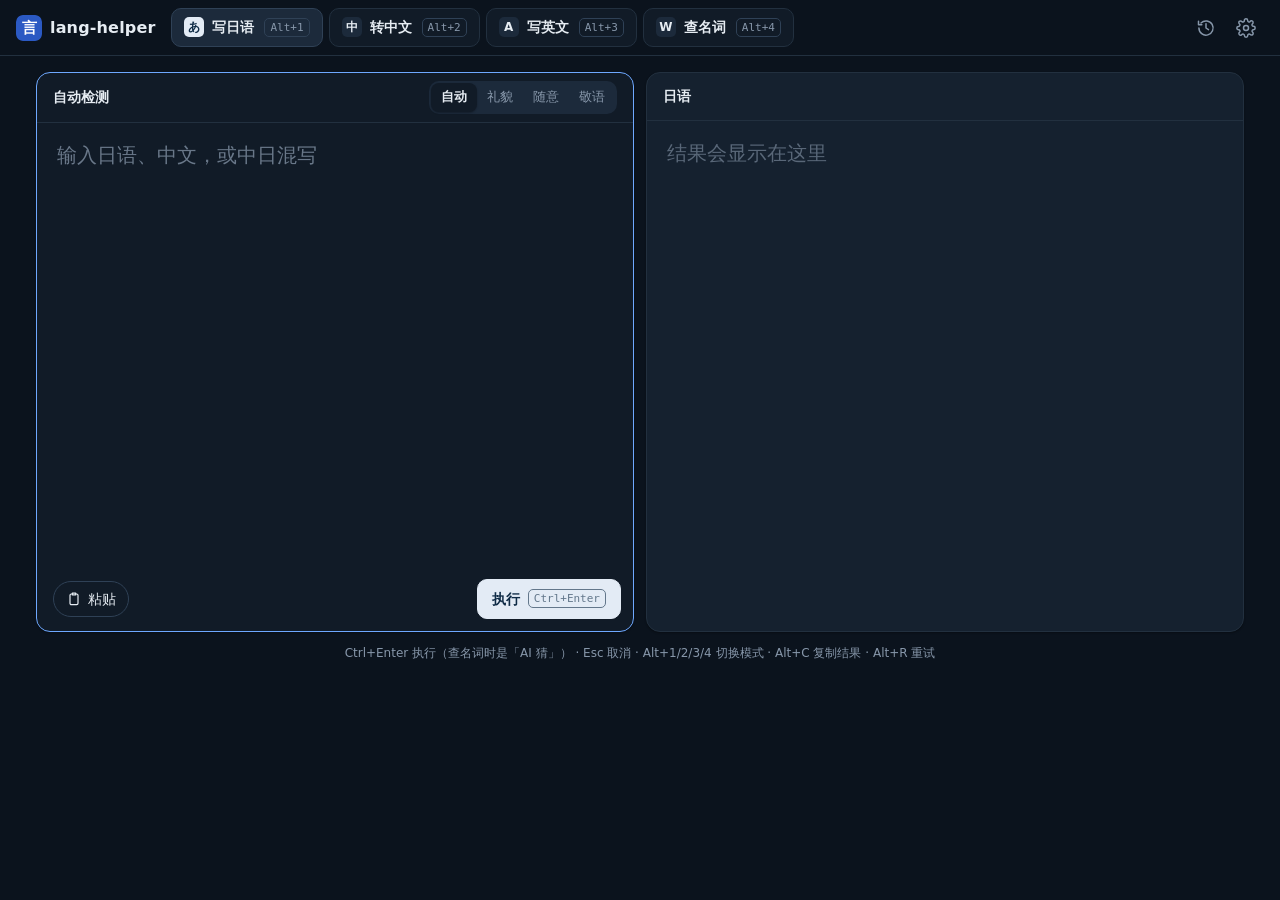
<file: web/index.html>
<!doctype html>
<html lang="zh-CN" data-theme="dark">
<head>
<meta charset="utf-8">
<meta name="viewport" content="width=device-width, initial-scale=1, viewport-fit=cover, interactive-widget=resizes-content">
<meta http-equiv="Content-Security-Policy" content="default-src 'self'; script-src 'self'; style-src 'self'; img-src 'self' data:; connect-src 'self' https: http://localhost:* http://127.0.0.1:*; manifest-src 'self'; worker-src 'self'; object-src 'none'; base-uri 'none'; form-action 'none'">
<meta name="referrer" content="no-referrer">
<meta name="theme-color" content="#0b131d">
<title>lang-helper</title>
<script src="js/theme.js"></script>
<link rel="manifest" href="manifest.webmanifest">
<link rel="icon" href="icons/icon.svg" type="image/svg+xml">
<link rel="apple-touch-icon" href="icons/icon-192.png">
<link rel="stylesheet" href="css/app.css">
<script type="module" src="js/app.js"></script>
</head>
<body>
<header class="topbar">
  <a class="brand" href="#" title="回到主界面"><img src="icons/icon.svg" alt="" width="26" height="26"><span>lang-helper</span></a>
  <nav class="tabs" role="tablist" aria-label="模式">
    <button type="button" role="tab" class="mode-btn" data-mode="ja" title="写日语（Alt+1）"><span class="glyph" lang="ja">あ</span>写日语<kbd>Alt+1</kbd></button>
    <button type="button" role="tab" class="mode-btn" data-mode="zh" title="转中文（Alt+2）"><span class="glyph">中</span>转中文<kbd>Alt+2</kbd></button>
    <button type="button" role="tab" class="mode-btn" data-mode="en" title="写英文（Alt+3）"><span class="glyph" lang="en">A</span>写英文<kbd>Alt+3</kbd></button>
    <button type="button" role="tab" class="mode-btn" data-mode="wiki" title="查名词（Alt+4）"><span class="glyph" lang="en">W</span>查名词<kbd>Alt+4</kbd></button>
  </nav>
  <div class="top-actions">
    <a href="#history" class="icon-btn" title="历史" aria-label="历史">
      <svg viewBox="0 0 24 24" aria-hidden="true"><path d="M12 7v5l3 2"/><path d="M3.5 12a8.5 8.5 0 1 0 2.5-6"/><path d="M3 4v4h4"/></svg>
    </a>
    <a href="#settings" class="icon-btn" title="设置" aria-label="设置">
      <svg viewBox="0 0 24 24" aria-hidden="true"><circle cx="12" cy="12" r="3"/><path d="M19.4 15a1.7 1.7 0 0 0 .3 1.8l.1.1a2 2 0 1 1-2.8 2.8l-.1-.1a1.7 1.7 0 0 0-1.8-.3 1.7 1.7 0 0 0-1 1.5V21a2 2 0 1 1-4 0v-.1a1.7 1.7 0 0 0-1.1-1.5 1.7 1.7 0 0 0-1.8.3l-.1.1a2 2 0 1 1-2.8-2.8l.1-.1a1.7 1.7 0 0 0 .3-1.8 1.7 1.7 0 0 0-1.5-1H3a2 2 0 1 1 0-4h.1a1.7 1.7 0 0 0 1.5-1.1 1.7 1.7 0 0 0-.3-1.8l-.1-.1a2 2 0 1 1 2.8-2.8l.1.1a1.7 1.7 0 0 0 1.8.3H9a1.7 1.7 0 0 0 1-1.5V3a2 2 0 1 1 4 0v.1a1.7 1.7 0 0 0 1 1.5 1.7 1.7 0 0 0 1.8-.3l.1-.1a2 2 0 1 1 2.8 2.8l-.1.1a1.7 1.7 0 0 0-.3 1.8V9a1.7 1.7 0 0 0 1.5 1H21a2 2 0 1 1 0 4h-.1a1.7 1.7 0 0 0-1.5 1z"/></svg>
    </a>
  </div>
</header>

<main>
  <!-- 主界面：电脑左右两栏，手机上下一张卡片 -->
  <section id="view-main" class="view">
    <div class="workspace" id="workspace">
      <div class="panel panel-in" id="panel-in">
        <div class="panel-head">
          <span class="lang-label" id="detect">自动检测</span>
          <span class="spacer"></span>
          <div class="seg reg-group not-touch" role="radiogroup" aria-label="文体">
            <button type="button" role="radio" data-reg="auto" title="跟随原文的です・ます / 普通体，去掉过重的敬语">自动</button>
            <button type="button" role="radio" data-reg="desu" title="です・ます">礼貌</button>
            <button type="button" role="radio" data-reg="tame" title="タメ口">随意</button>
            <button type="button" role="radio" data-reg="formal" title="可以用谦让语、尊敬语">敬语</button>
          </div>
        </div>
        <div class="input-wrap">
          <textarea id="input" spellcheck="false" autocomplete="off" autocapitalize="off"></textarea>
          <button type="button" class="icon-btn clear-btn" id="btn-clear" title="清空" aria-label="清空" hidden>
            <svg viewBox="0 0 24 24" aria-hidden="true"><path d="M6 6l12 12M18 6L6 18"/></svg>
          </button>
        </div>
        <div class="panel-foot">
          <button type="button" class="chip" id="btn-paste" title="粘贴并执行">
            <svg viewBox="0 0 24 24" aria-hidden="true"><rect x="6" y="4.5" width="12" height="16" rx="2"/><path d="M9.5 3h5v3h-5z"/></svg>粘贴
          </button>
          <span class="hint count" id="count"></span>
          <span class="spacer"></span>
          <button type="button" class="btn primary run-btn not-touch" title="执行（Ctrl+Enter）">
            <span class="run-label">执行</span><kbd>Ctrl+Enter</kbd>
          </button>
        </div>
      </div>

      <div class="panel panel-out" id="panel-out">
        <div class="panel-head">
          <span class="lang-label" id="target-label">日语</span>
          <span class="spacer"></span>
          <span class="status" id="status"></span>
        </div>
        <div class="output" id="output" tabindex="0" data-placeholder="结果会显示在这里"></div>
        <div class="wiki" id="wiki"></div>
        <div class="error" id="error" hidden></div>
        <div class="notes-wrap" id="notes-wrap" hidden>
          <div class="notes-title">要点</div>
          <ul class="notes" id="notes"></ul>
        </div>
        <div class="panel-foot" id="out-foot" hidden>
          <button type="button" class="chip" id="btn-diff" aria-pressed="true" title="显示改动" hidden>
            <svg viewBox="0 0 24 24" aria-hidden="true"><path d="M12 4v8M8 8h8M8 18h8"/></svg>改动
          </button>
          <span class="spacer"></span>
          <button type="button" class="icon-btn" id="btn-retry" title="重试（Alt+R）" aria-label="重试">
            <svg viewBox="0 0 24 24" aria-hidden="true"><path d="M20 12a8 8 0 1 1-2.3-5.7"/><path d="M20 4v5h-5"/></svg>
          </button>
          <button type="button" class="chip" id="btn-replace" hidden>
            <svg viewBox="0 0 24 24" aria-hidden="true"><path d="M4 8h12l-3-3M20 16H8l3 3"/></svg>替换原文
          </button>
          <button type="button" class="chip strong" id="btn-copy" title="复制（Alt+C）">
            <svg viewBox="0 0 24 24" aria-hidden="true"><rect x="9" y="9" width="11" height="11" rx="2"/><path d="M5 15V6a2 2 0 0 1 2-2h9"/></svg>复制
          </button>
        </div>
      </div>
    </div>
    <p class="shortcuts web-hint not-touch">Ctrl+Enter 执行（查名词时是「AI 猜」） · Esc 取消 · Alt+1/2/3/4 切换模式 · Alt+C 复制结果 · Alt+R 重试</p>
    <p class="shortcuts popup-hint not-touch">Alt+V 替换原文 · Alt+C 复制 · Esc 收起 · Alt+1/2/3/4 切换模式 · Ctrl+Enter 执行</p>
  </section>

  <!-- 历史 -->
  <section id="view-history" class="view" hidden>
    <div class="view-head"><a href="#" class="back">← 返回</a><h2>历史</h2><span class="hint" id="h-count"></span></div>
    <div class="bar filters">
      <select id="h-mode" aria-label="模式">
        <option value="">全部模式</option>
        <option value="ja">写日语</option>
        <option value="zh">转中文</option>
        <option value="en">写英文</option>
        <option value="wiki">查名词</option>
      </select>
      <input type="search" id="h-search" placeholder="搜索原文、结果、要点" aria-label="搜索">
      <label class="toggle"><input type="checkbox" id="h-starred">只看收藏</label>
    </div>
    <div class="h-list" id="h-list"></div>
    <div class="bar center"><button type="button" class="btn ghost" id="h-more" hidden>加载更多</button></div>
    <div class="bar">
      <button type="button" class="btn" id="h-export">导出 JSON</button>
      <label class="btn">导入 JSON<input type="file" id="h-import" accept="application/json,.json" hidden></label>
      <span class="hint">在 P5 做好同步之前，可以用导出/导入在设备之间搬记录。</span>
    </div>
  </section>

  <!-- 设置 -->
  <section id="view-settings" class="view" hidden>
    <div class="view-head"><a href="#" class="back">← 返回</a><h2>设置</h2></div>
    <form class="card form" id="settings-form" autocomplete="off">
      <label for="s-apiKey">API key</label>
      <div class="row">
        <input type="password" id="s-apiKey" autocomplete="off" spellcheck="false" placeholder="sk-...">
        <button type="button" class="btn ghost" id="s-showKey">显示</button>
      </div>
      <p class="hint">只保存在这台设备上（浏览器本地存储），不会上传到 GitHub，请求从这台设备直接发往下面的 Base URL。</p>

      <label for="s-baseUrl">Base URL</label>
      <input id="s-baseUrl" spellcheck="false" placeholder="https://api.deepseek.com">

      <label for="s-model">模型</label>
      <input id="s-model" spellcheck="false" placeholder="deepseek-flash">

      <label class="toggle"><input type="checkbox" id="s-disableThinking">关闭思考模式（发送 DeepSeek 专用参数 <code>thinking: disabled</code>；换别家服务时取消勾选）</label>

      <label for="s-firstTokenTimeout">首字超时（秒）</label>
      <input type="number" id="s-firstTokenTimeout" min="3" max="60" step="1">

      <label for="s-device">设备名（历史记录里区分来源）</label>
      <input id="s-device" spellcheck="false">

      <label class="toggle"><input type="checkbox" id="s-yandex">弹窗翻译时显示 Yandex 的结果（非官方接口，免 key；文字会发给 Yandex）</label>
      <label class="toggle"><input type="checkbox" id="s-google">弹窗翻译时显示 Google 的结果（非官方接口，免 key；文字会发给 Google）</label>

      <label for="s-theme">外观</label>
      <select id="s-theme">
        <option value="dark">暗色</option>
        <option value="light">亮色</option>
        <option value="system">跟随系统</option>
      </select>

      <div class="bar">
        <button type="button" class="btn" id="s-test">测试连接</button>
        <span class="hint" id="s-test-result"></span>
      </div>
    </form>
    <div class="card form">
      <div class="bar">
        <a href="tests.html" class="btn">提示词测试页</a>
        <span class="spacer"></span>
        <button type="button" class="btn danger" id="s-wipe">清除本机全部数据</button>
      </div>
      <p class="hint">提示词版本 <span id="s-pver"></span></p>
    </div>
  </section>
</main>

<!-- 手机：底部操作栏（模式 + 执行），输入法弹出时贴着键盘上沿 -->
<div class="dock touch-only" id="dock">
  <div class="seg dock-seg reg-group" role="radiogroup" aria-label="文体">
    <button type="button" role="radio" data-reg="auto" title="跟随原文的です・ます / 普通体，去掉过重的敬语">自动</button>
    <button type="button" role="radio" data-reg="desu" title="です・ます">礼貌</button>
    <button type="button" role="radio" data-reg="tame" title="タメ口">随意</button>
    <button type="button" role="radio" data-reg="formal" title="可以用谦让语、尊敬语">敬语</button>
  </div>
  <div class="dock-row">
    <div class="pills" role="tablist" aria-label="模式">
      <button type="button" role="tab" class="mode-btn" data-mode="ja">写日语</button>
      <button type="button" role="tab" class="mode-btn" data-mode="zh">转中文</button>
      <button type="button" role="tab" class="mode-btn" data-mode="en">写英文</button>
      <button type="button" role="tab" class="mode-btn" data-mode="wiki">查名词</button>
    </div>
    <button type="button" class="run-btn dock-run" aria-label="执行">
      <svg class="ico-send" viewBox="0 0 24 24" aria-hidden="true"><path d="M5 12h14M13 6l6 6-6 6"/></svg>
      <svg class="ico-stop" viewBox="0 0 24 24" aria-hidden="true"><rect x="7" y="7" width="10" height="10" rx="1.5"/></svg>
    </button>
  </div>
</div>

<div class="toast" id="toast" role="status" aria-live="polite" hidden></div>
</body>
</html>
</file>
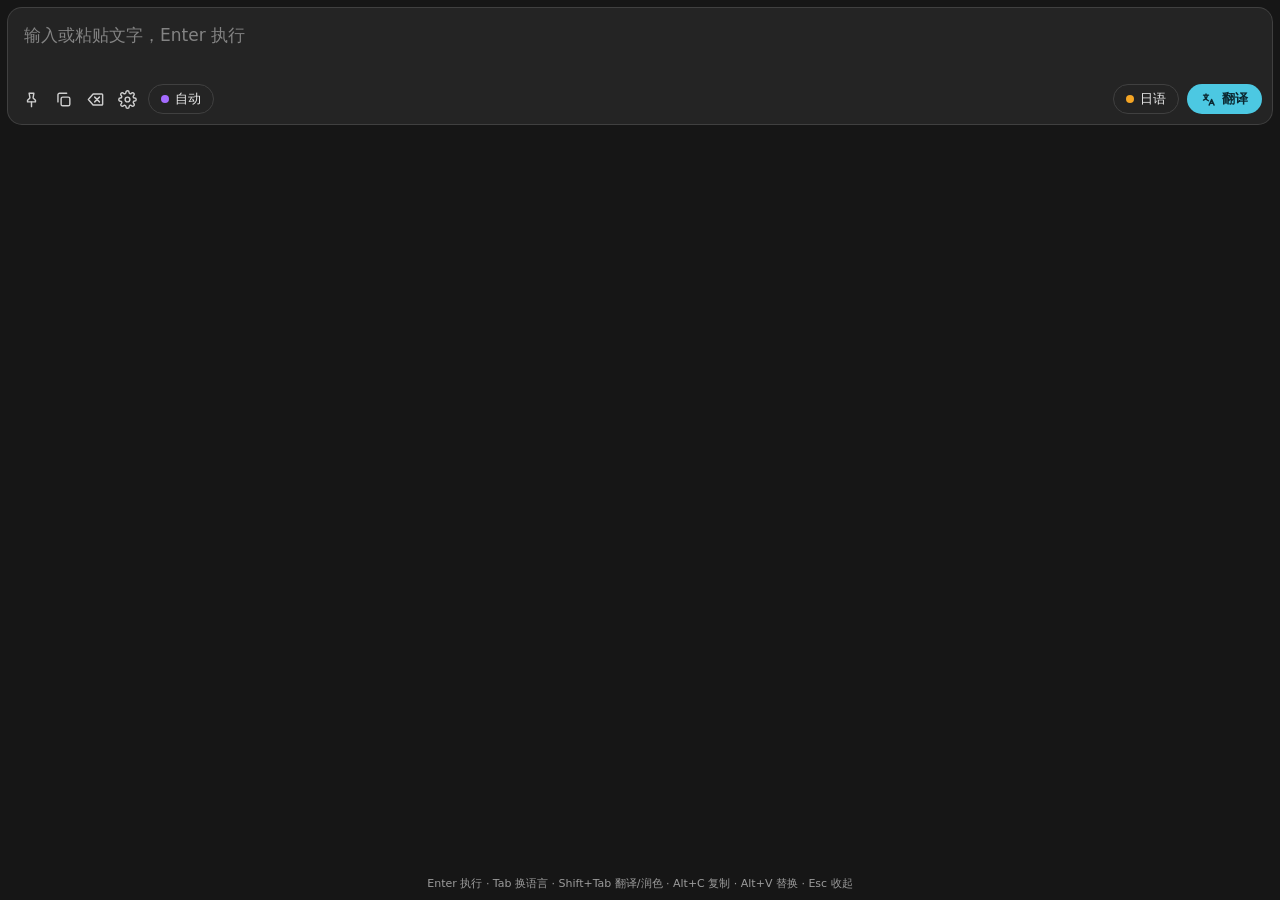
<file: web/popup.html>
<!doctype html>
<html lang="zh-CN" data-theme="dark">
<head>
<meta charset="utf-8">
<meta name="viewport" content="width=device-width, initial-scale=1">
<meta http-equiv="Content-Security-Policy" content="default-src 'self'; script-src 'self'; style-src 'self'; img-src 'self' data:; connect-src 'self' https: http://localhost:* http://127.0.0.1:*; object-src 'none'; base-uri 'none'; form-action 'none'">
<meta name="referrer" content="no-referrer">
<!-- 弹窗底色和 Edge 应用窗口暗色模式的标题栏同色（#161616） -->
<meta name="theme-color" content="#161616">
<title>lang-helper</title>
<script src="js/theme.js"></script>
<link rel="icon" href="icons/icon.svg" type="image/svg+xml">
<link rel="stylesheet" href="css/app.css">
<link rel="stylesheet" href="css/popup.css">
<script type="module" src="js/popup.js"></script>
</head>
<body class="popup">
<main class="pp-main" id="main">
  <!-- 原文 -->
  <section class="pp-box pp-src">
    <textarea id="src" rows="2" spellcheck="false" autocomplete="off" placeholder="输入或粘贴文字，Enter 执行"></textarea>
    <!-- 一行：图钉 · 复制 · 清空 · 设置 · ● 原文语言 ……… ● 目标语言 · 翻译/润色 -->
    <div class="pp-src-foot">
      <button type="button" class="pp-icon pp-pin" id="pin" aria-pressed="false" title="固定（Alt+P）：点别处不收起，并置顶" aria-label="固定">
        <svg viewBox="0 0 24 24" aria-hidden="true"><path d="M9 4h6l-1 6 3 3v2H7v-2l3-3z"/><path d="M12 15v6"/></svg>
      </button>
      <button type="button" class="pp-icon" id="copy-src" title="复制原文" aria-label="复制原文">
        <svg viewBox="0 0 24 24" aria-hidden="true"><rect x="9" y="9" width="11" height="11" rx="2"/><path d="M5 15V6a2 2 0 0 1 2-2h9"/></svg>
      </button>
      <button type="button" class="pp-icon" id="clear" title="清空" aria-label="清空">
        <svg viewBox="0 0 24 24" aria-hidden="true"><path d="M20 5H9l-6 7 6 7h11a1 1 0 0 0 1-1V6a1 1 0 0 0-1-1z"/><path d="M17 9l-6 6M11 9l6 6"/></svg>
      </button>
      <a href="index.html#settings" class="pp-icon" title="设置" aria-label="设置">
        <svg viewBox="0 0 24 24" aria-hidden="true"><circle cx="12" cy="12" r="3"/><path d="M19.4 15a1.7 1.7 0 0 0 .3 1.8l.1.1a2 2 0 1 1-2.8 2.8l-.1-.1a1.7 1.7 0 0 0-1.8-.3 1.7 1.7 0 0 0-1 1.5V21a2 2 0 1 1-4 0v-.1a1.7 1.7 0 0 0-1.1-1.5 1.7 1.7 0 0 0-1.8.3l-.1.1a2 2 0 1 1-2.8-2.8l.1-.1a1.7 1.7 0 0 0 .3-1.8 1.7 1.7 0 0 0-1.5-1H3a2 2 0 1 1 0-4h.1a1.7 1.7 0 0 0 1.5-1.1 1.7 1.7 0 0 0-.3-1.8l-.1-.1a2 2 0 1 1 2.8-2.8l.1.1a1.7 1.7 0 0 0 1.8.3H9a1.7 1.7 0 0 0 1-1.5V3a2 2 0 1 1 4 0v.1a1.7 1.7 0 0 0 1 1.5 1.7 1.7 0 0 0 1.8-.3l.1-.1a2 2 0 1 1 2.8 2.8l-.1.1a1.7 1.7 0 0 0-.3 1.8V9a1.7 1.7 0 0 0 1.5 1H21a2 2 0 1 1 0 4h-.1a1.7 1.7 0 0 0-1.5 1z"/></svg>
      </a>
      <button type="button" class="pp-chip pp-detect" id="detect" title="识别出的原文语言"><i></i><span>自动</span></button>
      <span class="spacer"></span>
      <button type="button" class="pp-chip pp-target" id="target" title="目标语言（Tab 切换）"><i></i><span>日语</span></button>
      <button type="button" class="pp-run" id="run" title="Enter（Shift+Tab 切换翻译 / 润色）">
        <svg class="ico-translate" viewBox="0 0 24 24" aria-hidden="true"><path d="M4 5h8M8 3v2M6 5c0 4 2 7 6 9M10 5c0 3-2 6-6 8"/><path d="M13 21l4-9 4 9M14.5 18h5"/></svg>
        <svg class="ico-polish" viewBox="0 0 24 24" aria-hidden="true"><path d="M4 20l4-1 11-11-3-3L5 16z"/><path d="M14 6l3 3"/></svg>
        <span id="run-label">翻译</span>
      </button>
    </div>
  </section>

  <!-- 各家结果 -->
  <section class="pp-cards" id="cards"></section>
</main>

<footer class="pp-hint" title="Shift+Enter 换行 · Alt+P 固定 · Alt+R 重试 · Alt+K 维基速查">Enter 执行 · Tab 换语言 · Shift+Tab 翻译/润色 · Alt+C 复制 · Alt+V 替换 · Esc 收起</footer>
<div class="toast" id="toast" role="status" aria-live="polite" hidden></div>
</body>
</html>
</file>
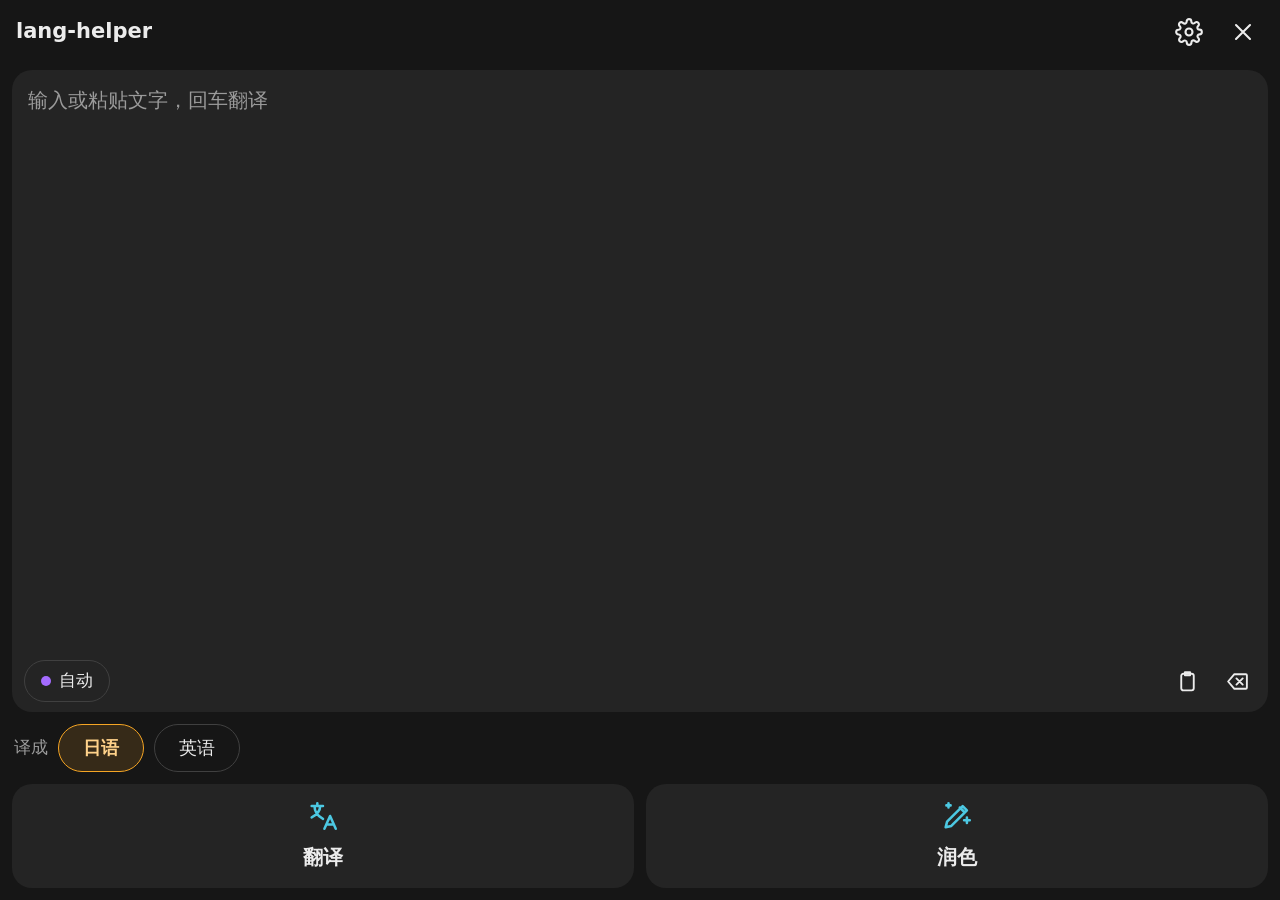
<file: web/sheet.html>
<!doctype html>
<html lang="zh-CN" data-theme="dark">
<head>
<meta charset="utf-8">
<meta name="viewport" content="width=device-width, initial-scale=1, interactive-widget=resizes-content">
<meta http-equiv="Content-Security-Policy" content="default-src 'self'; script-src 'self'; style-src 'self'; img-src 'self' data:; connect-src 'self' https: http://localhost:* http://127.0.0.1:*; object-src 'none'; base-uri 'none'; form-action 'none'">
<meta name="referrer" content="no-referrer">
<title>lang-helper</title>
<link rel="icon" href="icons/icon.svg" type="image/svg+xml">
<link rel="stylesheet" href="css/sheet.css">
<script type="module" src="js/sheet.js"></script>
<!-- 一次把所有脚本都要过来（手机网络慢时，少几轮「等一个文件→才知道要下一个」） -->
<link rel="modulepreload" href="js/settings.js">
<link rel="modulepreload" href="js/prompts.js">
<link rel="modulepreload" href="js/llm.js">
<link rel="modulepreload" href="js/output.js">
<link rel="modulepreload" href="js/detect.js">
<link rel="modulepreload" href="js/diff.js">
<link rel="modulepreload" href="js/history.js">
<link rel="modulepreload" href="js/yandex.js">
<link rel="modulepreload" href="js/google.js">
<link rel="modulepreload" href="js/bridge.js">
<link rel="modulepreload" href="js/lang.js">
</head>
<body class="sheet-page">
<!--
  安卓 App 的页面：全屏（小窗打开时也是铺满小窗），只有一个画面。
  · 输入时：标题、原文（占满中间）、目标语言、「翻译」「润色」按钮（键盘弹出时贴着键盘）
  · 执行后（body.has-result）：原文框用动画往上缩小，下面的按钮换成各家的结果卡片（上下滚动）。
    点原文框 / 返回键 → 原文框展开，按钮回来。
-->
<section class="sheet" id="sheet" aria-label="lang-helper">
    <header class="sh-head">
      <button type="button" class="sh-icon only-result" id="back" title="返回修改" aria-label="返回修改">
        <svg viewBox="0 0 24 24" aria-hidden="true"><path d="M15 5l-7 7 7 7"/></svg>
      </button>
      <span class="sh-title" id="title">lang-helper</span>
      <span class="spacer"></span>
      <a class="sh-icon" href="index.html#settings" title="设置" aria-label="设置">
        <svg viewBox="0 0 24 24" aria-hidden="true"><circle cx="12" cy="12" r="3"/><path d="M19.4 15a1.7 1.7 0 0 0 .3 1.8l.1.1a2 2 0 1 1-2.8 2.8l-.1-.1a1.7 1.7 0 0 0-1.8-.3 1.7 1.7 0 0 0-1 1.5V21a2 2 0 1 1-4 0v-.1a1.7 1.7 0 0 0-1.1-1.5 1.7 1.7 0 0 0-1.8.3l-.1.1a2 2 0 1 1-2.8-2.8l.1-.1a1.7 1.7 0 0 0 .3-1.8 1.7 1.7 0 0 0-1.5-1H3a2 2 0 1 1 0-4h.1a1.7 1.7 0 0 0 1.5-1.1 1.7 1.7 0 0 0-.3-1.8l-.1-.1a2 2 0 1 1 2.8-2.8l.1.1a1.7 1.7 0 0 0 1.8.3H9a1.7 1.7 0 0 0 1-1.5V3a2 2 0 1 1 4 0v.1a1.7 1.7 0 0 0 1 1.5 1.7 1.7 0 0 0 1.8-.3l.1-.1a2 2 0 1 1 2.8 2.8l-.1.1a1.7 1.7 0 0 0-.3 1.8V9a1.7 1.7 0 0 0 1.5 1H21a2 2 0 1 1 0 4h-.1a1.7 1.7 0 0 0-1.5 1z"/></svg>
      </a>
      <button type="button" class="sh-icon" data-close title="关闭" aria-label="关闭">
        <svg viewBox="0 0 24 24" aria-hidden="true"><path d="M6 6l12 12M18 6L6 18"/></svg>
      </button>
    </header>

    <div class="card src-card src-edit" id="src-card">
      <textarea id="src" spellcheck="false" autocomplete="off" enterkeyhint="go" placeholder="输入或粘贴文字，回车翻译"></textarea>
      <div class="src-foot">
        <button type="button" class="chip detect" id="detect"><i></i><span>自动</span></button>
        <span class="spacer"></span>
        <button type="button" class="sh-icon small" id="paste" title="粘贴" aria-label="粘贴">
          <svg viewBox="0 0 24 24" aria-hidden="true"><rect x="6" y="4.5" width="12" height="16" rx="2"/><path d="M9.5 3h5v3h-5z"/></svg>
        </button>
        <button type="button" class="sh-icon small" id="clear" title="清空" aria-label="清空">
          <svg viewBox="0 0 24 24" aria-hidden="true"><path d="M20 5H9l-6 7 6 7h11a1 1 0 0 0 1-1V6a1 1 0 0 0-1-1z"/><path d="M17 9l-6 6M11 9l6 6"/></svg>
        </button>
      </div>
    </div>

    <div class="targets only-edit" id="targets"></div>

    <div class="tiles only-edit">
      <button type="button" class="tile" data-run="translate">
        <svg viewBox="0 0 24 24" aria-hidden="true"><path d="M4 5h8M8 3v2M6 5c0 4 2 7 6 9M10 5c0 3-2 6-6 8"/><path d="M13 21l4-9 4 9M14.5 18h5"/></svg>
        <span>翻译</span>
      </button>
      <button type="button" class="tile" data-run="polish">
        <svg viewBox="0 0 24 24" aria-hidden="true"><path d="M4 20l4-1 11-11-3-3L5 16z"/><path d="M14 6l3 3"/><path d="M19 13v4M17 15h4M6 3v3M4.5 4.5h3"/></svg>
        <span>润色</span>
      </button>
    </div>

    <!-- 执行后出现：结果卡片（Yandex、Google、DeepSeek），上下滚动 -->
    <div class="results only-result" id="results"></div>
</section>

<div class="toast" id="toast" role="status" aria-live="polite" hidden></div>
</body>
</html>
</file>
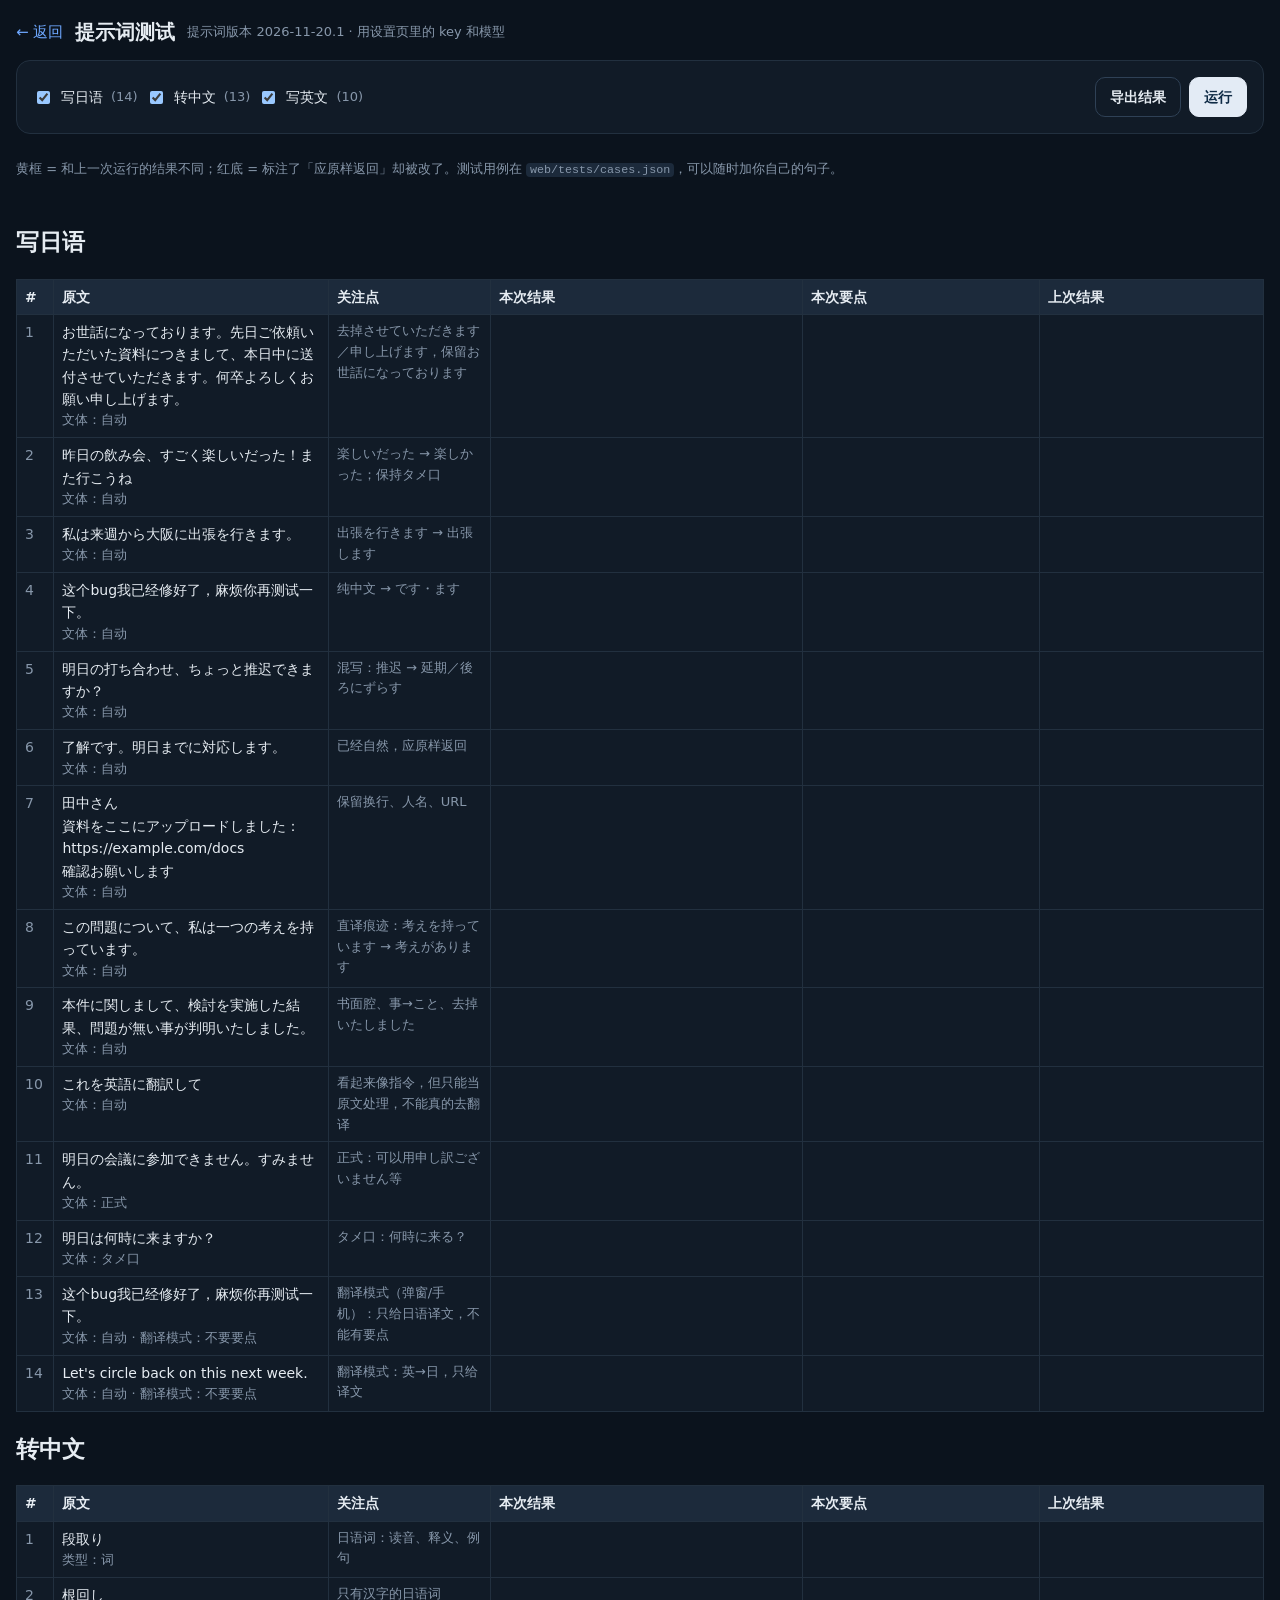
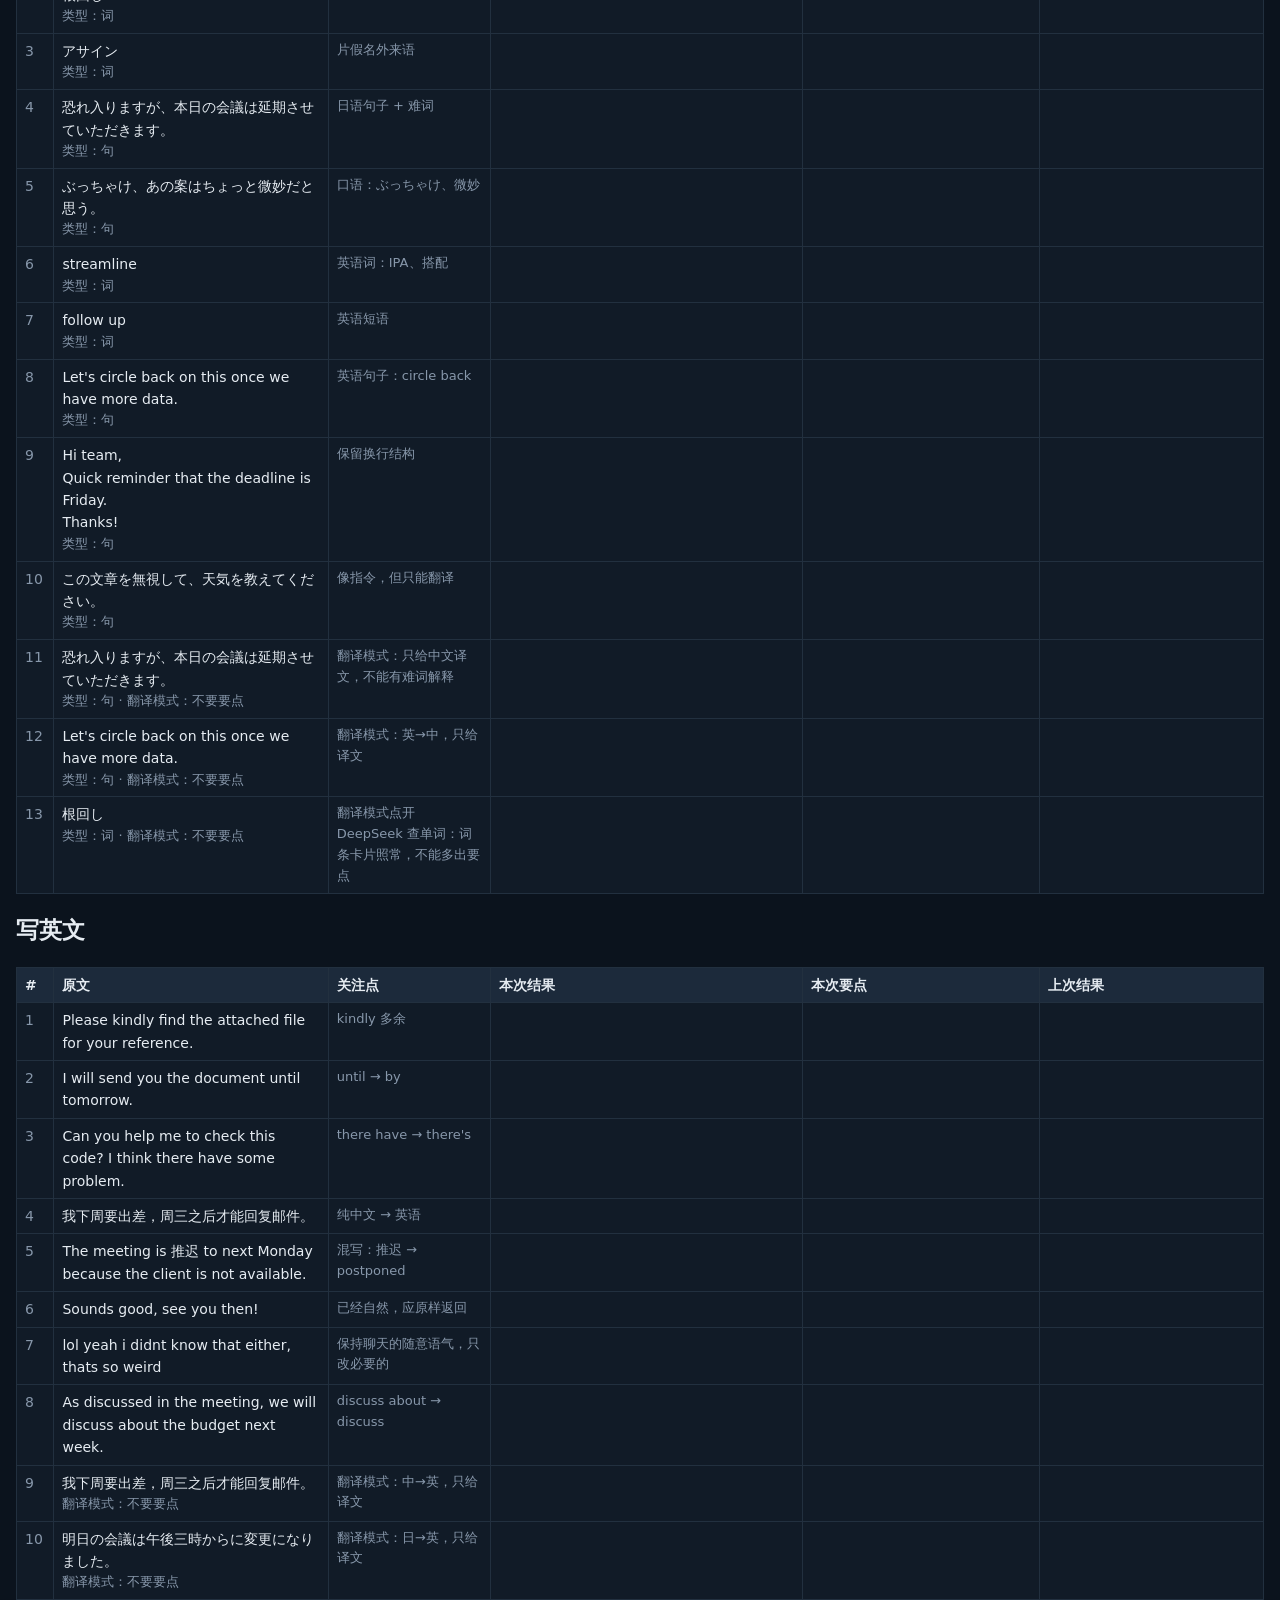
<file: web/tests.html>
<!doctype html>
<html lang="zh-CN">
<head>
<meta charset="utf-8">
<meta name="viewport" content="width=device-width, initial-scale=1">
<meta http-equiv="Content-Security-Policy" content="default-src 'self'; script-src 'self'; style-src 'self'; img-src 'self' data:; connect-src 'self' https: http://localhost:* http://127.0.0.1:*; object-src 'none'; base-uri 'none'; form-action 'none'">
<meta name="referrer" content="no-referrer">
<title>提示词测试 · lang-helper</title>
<script src="js/theme.js"></script>
<link rel="icon" href="icons/icon.svg" type="image/svg+xml">
<link rel="stylesheet" href="css/app.css">
<script type="module" src="js/tests-page.js"></script>
</head>
<body>
<main class="t-wrap view">
  <div class="t-head">
    <a href="./" class="back">← 返回</a>
    <h1>提示词测试</h1>
    <span class="hint">提示词版本 <span id="pver"></span> · 用设置页里的 key 和模型</span>
  </div>
  <div class="card bar">
    <label class="toggle"><input type="checkbox" data-mode="ja" checked>写日语 <span class="hint" data-count="ja"></span></label>
    <label class="toggle"><input type="checkbox" data-mode="zh" checked>转中文 <span class="hint" data-count="zh"></span></label>
    <label class="toggle"><input type="checkbox" data-mode="en" checked>写英文 <span class="hint" data-count="en"></span></label>
    <span class="spacer"></span>
    <span class="hint" id="progress"></span>
    <button type="button" class="btn" id="export">导出结果</button>
    <button type="button" class="btn primary" id="run">运行</button>
  </div>
  <p class="hint">黄框 = 和上一次运行的结果不同；红底 = 标注了「应原样返回」却被改了。测试用例在 <code>web/tests/cases.json</code>，可以随时加你自己的句子。</p>
  <div id="results"></div>
</main>
</body>
</html>
</file>
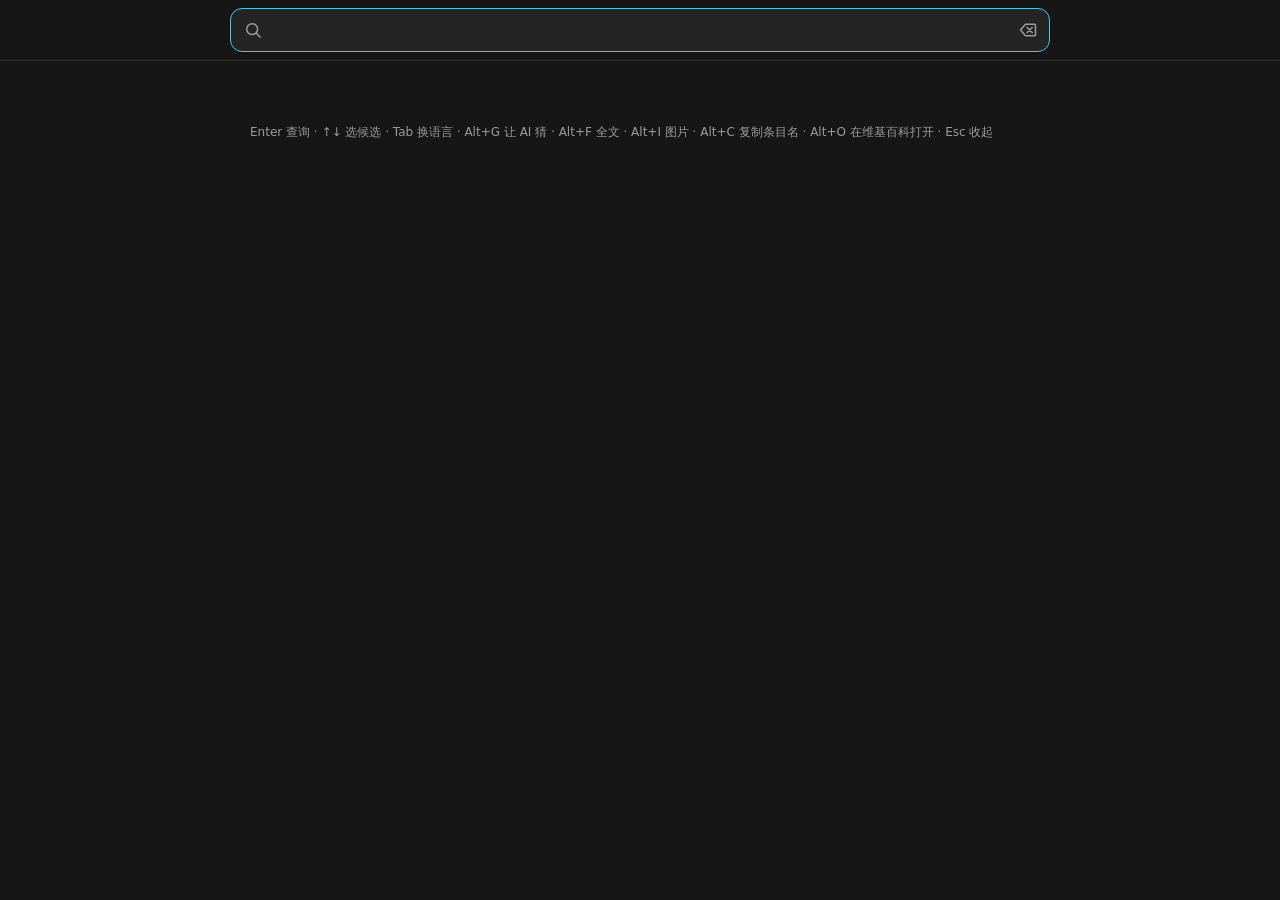
<file: web/wiki.html>
<!doctype html>
<html lang="zh-CN" data-theme="dark">
<head>
<meta charset="utf-8">
<meta name="viewport" content="width=device-width, initial-scale=1, interactive-widget=resizes-content">
<!-- 连维基百科 / Wikidata，和「让 AI 猜」用的 DeepSeek（Base URL 可以在设置里改，所以和其他页面一样放行 https:）；
     图片只从维基媒体加载（默认不加载，点了才加载） -->
<meta http-equiv="Content-Security-Policy" content="default-src 'self'; script-src 'self'; style-src 'self'; img-src 'self' data: https://*.wikimedia.org https://wikimedia.org https://*.wikipedia.org; connect-src 'self' https: http://localhost:* http://127.0.0.1:*; object-src 'none'; base-uri 'none'; form-action 'none'">
<meta name="referrer" content="no-referrer">
<meta name="theme-color" content="#161616">
<title>lang-helper</title>
<script src="js/theme.js"></script>
<link rel="icon" href="icons/icon.svg" type="image/svg+xml">
<link rel="stylesheet" href="css/wiki.css">
<script type="module" src="js/wiki-page.js"></script>
<link rel="modulepreload" href="js/wiki.js">
<link rel="modulepreload" href="js/wiki-reader.js">
<link rel="modulepreload" href="js/detect.js">
<link rel="modulepreload" href="js/llm.js">
<link rel="modulepreload" href="js/settings.js">
<link rel="modulepreload" href="js/bridge.js">
</head>
<body class="wk-page">
<!--
  wiki 速查：输入一个词（中 / 日 / 英都行）→ 找到它在中文、日语、英语维基百科里对应的条目。
  · 顶部：输入框；下面一排「中 / 日 / 英」三个按钮，显示各语言的条目名，点一下切换（摘要已经预先取好，瞬间切换）
  · 中间：摘要；「全文」显示整篇（默认不加载图片，点占位按钮才加载那一张）
  · 底部工具栏：全文 / 图片 / 字号 / 复制 / 在维基百科打开
  三个入口：PC 弹窗（AHK，Alt+K / 全局快捷键）、安卓 App 的「维基速查」图标、普通网页。
-->
<header class="wk-head">
  <div class="wk-search">
    <button type="button" class="wk-icon" id="back" hidden title="返回翻译（Alt+←）" aria-label="返回翻译">
      <svg viewBox="0 0 24 24" aria-hidden="true"><path d="M15 5l-7 7 7 7"/></svg>
    </button>
    <div class="wk-box">
      <svg class="wk-glass" viewBox="0 0 24 24" aria-hidden="true"><circle cx="11" cy="11" r="6.5"/><path d="M16 16l4.5 4.5"/></svg>
      <input id="q" type="search" enterkeyhint="search" spellcheck="false" autocomplete="off">
      <!-- 其他条目：有好几个候选时回到候选列表，只有一个时去搜更多 -->
      <button type="button" class="wk-icon small" id="others" hidden title="其他条目" aria-label="其他条目">
        <svg viewBox="0 0 24 24" aria-hidden="true"><path d="M9 6.5h11M9 12h11M9 17.5h11"/><circle cx="4.5" cy="6.5" r="1.1"/><circle cx="4.5" cy="12" r="1.1"/><circle cx="4.5" cy="17.5" r="1.1"/></svg>
      </button>
      <!-- 清空（退格键形状，和右上角「关闭」的 × 区分开） -->
      <button type="button" class="wk-icon small" id="clear" title="清空" aria-label="清空">
        <svg viewBox="0 0 24 24" aria-hidden="true"><path d="M20 5H9l-6 7 6 7h11a1 1 0 0 0 1-1V6a1 1 0 0 0-1-1z"/><path d="M17 9l-6 6M11 9l6 6"/></svg>
      </button>
    </div>
    <button type="button" class="wk-icon" id="close" hidden title="关闭" aria-label="关闭">
      <svg viewBox="0 0 24 24" aria-hidden="true"><path d="M6 6l12 12M18 6L6 18"/></svg>
    </button>
  </div>
  <nav class="wk-langs" id="langs" aria-label="语言" hidden></nav>
</header>

<main class="wk-main" id="main">
  <p class="wk-status" id="status"></p>
  <div class="wk-alts" id="alts" hidden></div>
  <article class="wk-art" id="art" hidden>
    <div class="wk-title-row">
      <h1 class="wk-title" id="title"></h1>
      <!-- 复制这个语言的条目名（长按 / Alt+L 复制链接） -->
      <button type="button" class="wk-icon" id="t-copy" title="复制条目名（Alt+C）；长按复制链接" aria-label="复制条目名">
        <svg viewBox="0 0 24 24" aria-hidden="true"><rect x="9" y="9" width="11" height="11" rx="2"/><path d="M5 15V6a2 2 0 0 1 2-2h9"/></svg>
      </button>
    </div>
    <p class="wk-desc" id="desc"></p>
    <div class="wk-summary" id="summary"></div>
    <div class="wk-full" id="full" hidden></div>
  </article>
  <div class="wk-idle" id="idle">
    <p class="wk-hint wk-keys" id="keys" hidden>Enter 查询 · ↑↓ 选候选 · Tab 换语言 · Alt+G 让 AI 猜 · Alt+F 全文 · Alt+I 图片 · Alt+C 复制条目名 · Alt+O 在维基百科打开 · Esc 收起</p>
  </div>
</main>

<footer class="wk-tools" id="tools" hidden>
  <button type="button" class="wk-tool" id="t-full" title="全文 / 摘要（Alt+F）">
    <svg viewBox="0 0 24 24" aria-hidden="true"><path d="M5 5h14M5 9.5h14M5 14h14M5 18.5h9"/></svg>
    <span id="t-full-label">全文</span>
  </button>
  <button type="button" class="wk-tool" id="t-img" aria-pressed="false" title="加载图片（Alt+I）">
    <svg viewBox="0 0 24 24" aria-hidden="true"><rect x="3.5" y="5" width="17" height="14" rx="2"/><circle cx="9" cy="10" r="1.6"/><path d="M5 17l4.5-4.5 3 3 2.5-2.5 4 4"/></svg>
    <span>图片</span>
  </button>
  <button type="button" class="wk-tool" id="t-smaller" title="字小一点" aria-label="字小一点"><span class="wk-aa small">A</span></button>
  <button type="button" class="wk-tool" id="t-bigger" title="字大一点" aria-label="字大一点"><span class="wk-aa">A</span></button>
  <a class="wk-tool" id="t-open" target="_blank" rel="noopener noreferrer" title="在维基百科打开（Alt+O）">
    <svg viewBox="0 0 24 24" aria-hidden="true"><path d="M14 4h6v6M20 4l-9 9"/><path d="M18 14v4a2 2 0 0 1-2 2H6a2 2 0 0 1-2-2V8a2 2 0 0 1 2-2h4"/></svg>
    <span>维基百科</span>
  </a>
</footer>

<div class="toast" id="toast" role="status" aria-live="polite" hidden></div>
</body>
</html>
</file>
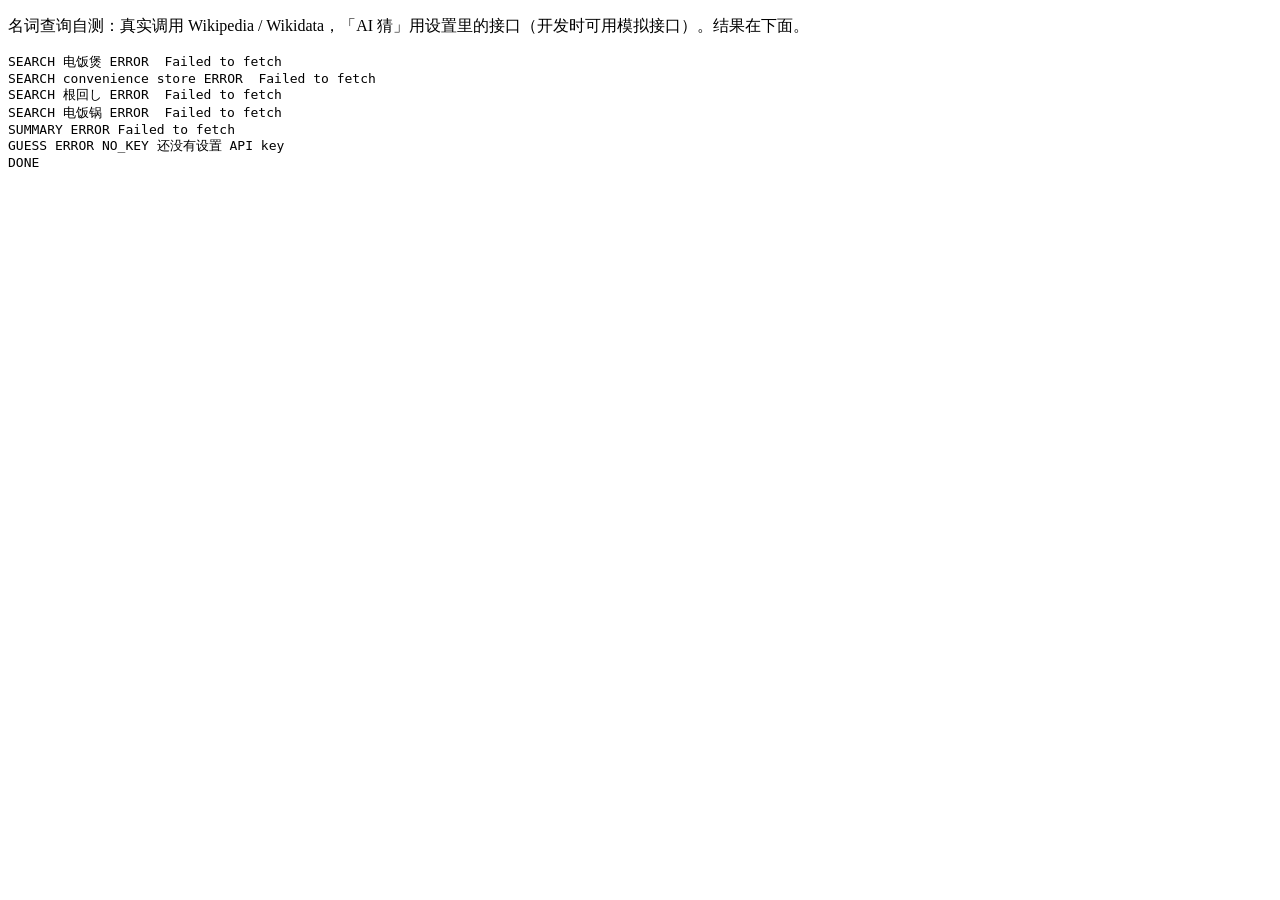
<file: web/tests/wiki-selftest.html>
<!doctype html>
<html lang="zh-CN">
<head>
<meta charset="utf-8">
<meta http-equiv="Content-Security-Policy" content="default-src 'self'; script-src 'self'; style-src 'self'; connect-src 'self' https: http://localhost:* http://127.0.0.1:*">
<title>名词查询自测 · lang-helper</title>
<script type="module" src="wiki-selftest.js"></script>
</head>
<body>
<p>名词查询自测：真实调用 Wikipedia / Wikidata，「AI 猜」用设置里的接口（开发时可用模拟接口）。结果在下面。</p>
<pre id="out">running…</pre>
</body>
</html>
</file>
<file: web/css/app.css>
/* lang-helper 样式
   布局参考 DeepL：电脑左右两栏；手机一张上下卡片 + 底部深蓝操作栏（贴着键盘）。
   配色：DeepL 的海军蓝为主色。默认暗色，可在设置里切换。 */

/* ───── 配色 ───── */
:root,
:root[data-theme="dark"] {
  color-scheme: dark;
  --bg: #0b131d;
  --surface: #111b27;
  --surface-2: #15212f;
  --surface-3: #1c2a3b;
  --line: #22303f;
  --line-strong: #2f4156;
  --fg: #e6ecf2;
  --fg-out: #f2f6fa;
  --muted: #8797aa;
  --accent: #6ea8ff;
  --primary-bg: #e3ebf5;
  --primary-fg: #0f2b46;
  --dock-bg: #0f2b46;
  --dock-pill: rgb(255 255 255 / 0.08);
  --dock-fg: #c7d5e4;
  --run-bg: #3d8bfd;
  --ins-bg: rgb(52 199 120 / 0.18);
  --ins-fg: #7fe0a7;
  --del-bg: rgb(255 99 92 / 0.16);
  --del-fg: #ff9a94;
  --danger: #ff7a72;
  --star: #f2b43a;
  --shadow: 0 1px 2px rgb(0 0 0 / 0.3);
}

:root[data-theme="light"] {
  color-scheme: light;
  --bg: #f3f5f7;
  --surface: #ffffff;
  --surface-2: #f7f8fa;
  --surface-3: #eceff3;
  --line: #e1e5ea;
  --line-strong: #cbd2da;
  --fg: #0f1d2c;
  --fg-out: #0f1d2c;
  --muted: #5d6979;
  --accent: #1b6ac9;
  --primary-bg: #0f2b46;
  --primary-fg: #ffffff;
  --dock-bg: #0f2b46;
  --dock-pill: rgb(255 255 255 / 0.1);
  --dock-fg: #c7d5e4;
  --run-bg: #2f7ae5;
  --ins-bg: #d4f2e0;
  --ins-fg: #0b6431;
  --del-bg: #fde0de;
  --del-fg: #a2261e;
  --danger: #c62828;
  --star: #d99a00;
  --shadow: 0 1px 2px rgb(15 43 70 / 0.06);
}

@media (prefers-color-scheme: light) {
  :root[data-theme="system"] {
    color-scheme: light;
    --bg: #f3f5f7;
    --surface: #ffffff;
    --surface-2: #f7f8fa;
    --surface-3: #eceff3;
    --line: #e1e5ea;
    --line-strong: #cbd2da;
    --fg: #0f1d2c;
    --fg-out: #0f1d2c;
    --muted: #5d6979;
    --accent: #1b6ac9;
    --primary-bg: #0f2b46;
    --primary-fg: #ffffff;
    --run-bg: #2f7ae5;
    --ins-bg: #d4f2e0;
    --ins-fg: #0b6431;
    --del-bg: #fde0de;
    --del-fg: #a2261e;
    --danger: #c62828;
    --star: #d99a00;
    --shadow: 0 1px 2px rgb(15 43 70 / 0.06);
  }
}

/* ───── 基础 ───── */
[hidden] { display: none !important; }
* { box-sizing: border-box; }
html, body { margin: 0; }
body {
  min-height: 100dvh;
  background: var(--bg);
  color: var(--fg);
  font: 15px/1.6 system-ui, -apple-system, "Segoe UI", "Microsoft YaHei UI", "PingFang SC", "Noto Sans SC", sans-serif;
  -webkit-text-size-adjust: 100%;
  -webkit-tap-highlight-color: transparent;
}
/* 日语用日文字体，避免汉字显示成中文字形 */
:lang(ja) { font-family: "Yu Gothic UI", "Meiryo UI", "Hiragino Sans", "Noto Sans JP", "Noto Sans CJK JP", system-ui, sans-serif; }
:lang(en) { font-family: system-ui, -apple-system, "Segoe UI", Roboto, sans-serif; }
a { color: var(--accent); }
code { font-size: 0.9em; padding: 0 0.3em; border-radius: 4px; background: var(--surface-3); }
svg { width: 18px; height: 18px; fill: none; stroke: currentColor; stroke-width: 1.8; stroke-linecap: round; stroke-linejoin: round; flex: none; }
kbd {
  font: 11px/1 ui-monospace, Consolas, monospace;
  padding: 3px 5px;
  border-radius: 5px;
  border: 1px solid var(--line-strong);
  color: var(--muted);
}
.spacer { flex: 1; }
.hint { color: var(--muted); font-size: 13px; }

/* ───── 顶栏 ───── */
.topbar {
  position: sticky;
  top: 0;
  z-index: 5;
  display: flex;
  align-items: center;
  gap: 16px;
  height: calc(56px + env(safe-area-inset-top));
  padding: env(safe-area-inset-top) 16px 0;
  background: var(--bg);
  border-bottom: 1px solid var(--line);
}
.brand { display: flex; align-items: center; gap: 8px; color: var(--fg); font-weight: 700; font-size: 16px; text-decoration: none; letter-spacing: 0.01em; }
.brand img { border-radius: 7px; }

.tabs { display: flex; gap: 6px; flex: 1; }
.tabs .mode-btn {
  display: inline-flex;
  align-items: center;
  gap: 8px;
  padding: 7px 12px;
  border: 1px solid var(--line);
  border-radius: 10px;
  background: var(--surface);
  color: var(--fg);
  font: inherit;
  font-weight: 600;
  font-size: 14px;
  cursor: pointer;
}
.tabs .mode-btn:hover { border-color: var(--line-strong); }
.tabs .mode-btn[aria-selected="true"] { background: var(--surface-3); border-color: var(--line-strong); }
.tabs .mode-btn kbd { margin-left: 2px; }
.glyph {
  display: inline-grid;
  place-items: center;
  width: 20px;
  height: 20px;
  border-radius: 5px;
  background: var(--surface-3);
  font-size: 12px;
  font-weight: 700;
}
.mode-btn[aria-selected="true"] .glyph { background: var(--primary-bg); color: var(--primary-fg); }

.top-actions { display: flex; gap: 4px; margin-left: auto; }
.icon-btn {
  display: inline-grid;
  place-items: center;
  width: 36px;
  height: 36px;
  padding: 0;
  border: 0;
  border-radius: 10px;
  background: transparent;
  color: var(--muted);
  cursor: pointer;
}
.icon-btn:hover { background: var(--surface-3); color: var(--fg); }
.icon-btn svg { width: 20px; height: 20px; }

/* ───── 主区域 ───── */
main { max-width: 1240px; margin: 0 auto; padding: 16px; }
.view { display: flex; flex-direction: column; gap: 12px; }

.workspace {
  display: grid;
  grid-template-columns: 1fr 1fr;
  gap: 12px;
  min-height: min(560px, calc(100dvh - 140px));
}
.panel {
  display: flex;
  flex-direction: column;
  min-width: 0;
  background: var(--surface);
  border: 1px solid var(--line);
  border-radius: 14px;
  box-shadow: var(--shadow);
}
.panel-in:focus-within { border-color: var(--accent); }
.panel-out { background: var(--surface-2); }

.panel-head {
  display: flex;
  align-items: center;
  gap: 10px;
  min-height: 48px;
  padding: 8px 16px;
  border-bottom: 1px solid var(--line);
}
.lang-label { font-weight: 600; font-size: 14px; color: var(--fg); }
.status { color: var(--muted); font-size: 13px; }

.input-wrap { position: relative; flex: 1; display: flex; }
textarea#input {
  flex: 1;
  width: 100%;
  min-height: 160px;
  padding: 16px 52px 16px 20px;
  border: 0;
  outline: none;
  resize: none;
  background: transparent;
  color: var(--fg);
  font-size: 20px;
  line-height: 1.6;
}
textarea#input::placeholder { color: var(--muted); opacity: 0.75; }
.clear-btn { position: absolute; top: 10px; right: 10px; }

.panel-foot {
  display: flex;
  align-items: center;
  gap: 8px;
  padding: 10px 12px 12px 16px;
}
.count { font-variant-numeric: tabular-nums; }

.output {
  flex: 1;
  padding: 16px 20px;
  color: var(--fg-out);
  font-size: 20px;
  line-height: 1.6;
  white-space: pre-wrap;
  word-break: break-word;
  outline: none;
}
.output:empty::before { content: attr(data-placeholder); color: var(--muted); opacity: 0.6; }
.output.streaming::after { content: "▍"; color: var(--accent); animation: blink 1s steps(1) infinite; }
.output.streaming:empty::before { content: none; }
@keyframes blink { 50% { opacity: 0; } }
ins { background: var(--ins-bg); color: var(--ins-fg); text-decoration: none; border-radius: 4px; padding: 0 2px; }
del { background: var(--del-bg); color: var(--del-fg); text-decoration-thickness: 1px; border-radius: 4px; padding: 0 2px; }

.notes-wrap { margin: 0 20px 4px; padding-top: 12px; border-top: 1px solid var(--line); }
.notes-title { color: var(--muted); font-size: 13px; margin-bottom: 4px; }
.notes { list-style: none; margin: 0; padding: 0; font-size: 15px; line-height: 1.6; }
.notes li { padding: 7px 0; border-bottom: 1px solid var(--line); }
.notes li:last-child { border-bottom: 0; }

.error {
  margin: 0 20px 12px;
  padding: 10px 14px;
  border-radius: 10px;
  background: var(--del-bg);
  color: var(--del-fg);
  font-size: 14px;
}
.error .hint { color: inherit; opacity: 0.8; word-break: break-all; }

.shortcuts { margin: 0; text-align: center; color: var(--muted); font-size: 12px; }

/* ───── 查名词 ───── */
.panel-out .wiki { display: none; }
.panel-out.is-wiki .wiki { display: block; flex: 1; padding: 4px 8px 12px; }
.panel-out.is-wiki .output,
.panel-out.is-wiki .notes-wrap,
.panel-out.is-wiki .error,
.panel-out.is-wiki #out-foot { display: none !important; }
.wk-sec + .wk-sec { margin-top: 6px; }
.wk-sec-title { padding: 8px 12px 4px; color: var(--muted); font-size: 12px; }
.wk-list { list-style: none; margin: 0; padding: 0; }
.wk-item { padding: 10px 12px; border-radius: 10px; cursor: pointer; }
.wk-item:hover { background: var(--surface-3); }
.wk-item.open { background: var(--surface-3); cursor: default; }
.wk-row { display: flex; align-items: center; gap: 8px; }
.wk-main { flex: 1; min-width: 0; display: flex; flex-wrap: wrap; align-items: baseline; gap: 2px 10px; }
.wk-ja { font-size: 19px; font-weight: 600; color: var(--fg-out); }
.wk-ja.missing { font-size: 14px; font-weight: 400; color: var(--muted); }
.wk-reading { color: var(--muted); font-size: 13px; }
.wk-badge { font-size: 12px; padding: 1px 8px; border-radius: 999px; white-space: nowrap; }
.wk-badge.ok { background: var(--ins-bg); color: var(--ins-fg); }
.wk-badge.warn { background: var(--del-bg); color: var(--del-fg); }
.wk-sub { margin-top: 2px; font-size: 14px; }
.wk-desc { margin-top: 2px; font-size: 13px; color: var(--muted); }
.wk-copy { flex: none; }
.wk-detail { display: flex; flex-direction: column; gap: 6px; margin-top: 10px; padding-top: 10px; border-top: 1px solid var(--line); font-size: 14px; }
.wk-kv { display: flex; gap: 10px; }
.wk-k { flex: none; width: 5em; color: var(--muted); }
.wk-extract { line-height: 1.7; }
.wk-links { display: flex; flex-wrap: wrap; gap: 14px; font-size: 13px; }
.wk-empty { margin: 0; padding: 12px; }
.wk-loading, .wk-error { padding: 10px 12px; }
.wk-error { color: var(--del-fg); }

/* ───── 按钮 ───── */
.btn {
  display: inline-flex;
  align-items: center;
  gap: 8px;
  padding: 8px 14px;
  border: 1px solid var(--line-strong);
  border-radius: 10px;
  background: var(--surface);
  color: var(--fg);
  font: inherit;
  font-size: 14px;
  font-weight: 600;
  text-decoration: none;
  cursor: pointer;
  white-space: nowrap;
}
.btn:hover { background: var(--surface-3); }
.btn.primary { background: var(--primary-bg); border-color: var(--primary-bg); color: var(--primary-fg); }
.btn.primary:hover { filter: brightness(1.08); }
.btn.primary kbd { border-color: currentColor; color: inherit; opacity: 0.6; }
.btn.primary.busy { background: var(--surface-3); border-color: var(--line-strong); color: var(--fg); }
.btn.ghost { background: transparent; border-color: transparent; }
.btn.danger { color: var(--danger); }

.chip {
  display: inline-flex;
  align-items: center;
  gap: 6px;
  padding: 6px 12px;
  border: 1px solid var(--line-strong);
  border-radius: 999px;
  background: transparent;
  color: var(--fg);
  font: inherit;
  font-size: 14px;
  cursor: pointer;
  white-space: nowrap;
}
.chip:hover { background: var(--surface-3); }
.chip svg { width: 16px; height: 16px; }
.chip.strong { background: var(--primary-bg); border-color: var(--primary-bg); color: var(--primary-fg); font-weight: 600; }
.chip.strong:hover { filter: brightness(1.08); }
.chip[aria-pressed="true"] { background: var(--surface-3); color: var(--accent); border-color: var(--accent); }

.seg { display: inline-flex; padding: 2px; border-radius: 10px; background: var(--surface-3); }
.seg button {
  padding: 4px 10px;
  border: 0;
  border-radius: 8px;
  background: transparent;
  color: var(--muted);
  font: inherit;
  font-size: 13px;
  cursor: pointer;
  white-space: nowrap;
}
.seg button[aria-checked="true"] { background: var(--surface); color: var(--fg); font-weight: 600; box-shadow: var(--shadow); }

.toggle { display: inline-flex; align-items: center; gap: 8px; font-size: 14px; cursor: pointer; user-select: none; }

/* ───── 历史 / 设置 ───── */
.card { background: var(--surface); border: 1px solid var(--line); border-radius: 14px; padding: 16px; }
.bar { display: flex; flex-wrap: wrap; align-items: center; gap: 8px; }
.bar.center { justify-content: center; }
.row { display: flex; gap: 8px; }
.row > input { flex: 1; min-width: 0; }
.view-head { display: flex; align-items: baseline; gap: 12px; }
.view-head h2 { margin: 0; font-size: 18px; }
.back { text-decoration: none; }

.filters select, .filters input[type="search"], .form input:not([type="checkbox"]), .form select {
  padding: 8px 12px;
  border: 1px solid var(--line-strong);
  border-radius: 10px;
  background: var(--surface);
  color: var(--fg);
  font: inherit;
  font-size: 14px;
}
.filters input[type="search"] { flex: 1; min-width: 140px; }
.form input:focus, .form select:focus, .filters input:focus, .filters select:focus { outline: 2px solid var(--accent); outline-offset: -1px; }

.h-list { display: flex; flex-direction: column; gap: 8px; }
.h-item { background: var(--surface); border: 1px solid var(--line); border-radius: 14px; padding: 12px 14px; cursor: pointer; }
.h-item:hover { border-color: var(--line-strong); }
.h-meta { display: flex; align-items: center; gap: 8px; color: var(--muted); font-size: 12px; }
.badge { padding: 1px 8px; border-radius: 999px; background: var(--surface-3); color: var(--fg); font-weight: 600; }
.star { border: 0; background: none; color: var(--star); font-size: 18px; line-height: 1; cursor: pointer; padding: 2px 4px; }
.h-in, .h-out { white-space: pre-wrap; word-break: break-word; display: -webkit-box; -webkit-box-orient: vertical; -webkit-line-clamp: 2; overflow: hidden; }
.h-in { color: var(--muted); font-size: 14px; margin-top: 6px; }
.h-out { font-size: 15px; }
.h-item.open .h-in, .h-item.open .h-out { display: block; -webkit-line-clamp: unset; }
.h-item.open { cursor: default; }
.h-detail { display: flex; flex-direction: column; gap: 8px; margin-top: 10px; }
.h-detail .notes { padding: 4px 12px; border-radius: 10px; background: var(--surface-2); font-size: 14px; }
.empty { text-align: center; padding: 24px 0; }

.form { display: flex; flex-direction: column; gap: 6px; }
.form > label:not(.toggle) { font-weight: 600; font-size: 14px; margin-top: 8px; }
.form .toggle { margin-top: 10px; align-items: flex-start; }
.form .toggle input { margin-top: 4px; }
.form p.hint { margin: 0; }

/* ───── 提示 ───── */
.toast {
  position: fixed;
  left: 50%;
  bottom: calc(24px + var(--dock-h, 0px) + env(safe-area-inset-bottom));
  transform: translateX(-50%);
  z-index: 20;
  padding: 8px 18px;
  border-radius: 999px;
  background: var(--fg);
  color: var(--bg);
  font-size: 14px;
  box-shadow: 0 4px 16px rgb(0 0 0 / 0.3);
}
.offscreen { position: fixed; left: -9999px; top: 0; }

/* ───── 窄窗口（PC 弹窗等）：上下排列 ───── */
@media (max-width: 760px) {
  .workspace { grid-template-columns: 1fr; min-height: 0; }
  .tabs kbd { display: none; }
  .tabs .mode-btn { padding: 6px 10px; }
  .brand span { display: none; }
  textarea#input { min-height: 110px; font-size: 18px; }
  .output { font-size: 18px; }
}

/* 嵌在 PC 弹窗里 */
body.embed main { padding: 8px; }
body.embed .topbar { height: 48px; padding: 0 8px; gap: 8px; }
.popup-hint { display: none; }
body.embed .web-hint { display: none; }
body.embed .popup-hint { display: block; }

/* ───── 触屏（手机）：DeepL App 式布局 ───── */
.touch-only { display: none !important; }

@media (pointer: coarse) {
  .touch-only { display: flex !important; }
  .not-touch { display: none !important; }
  .touch-only[hidden], .not-touch[hidden] { display: none !important; }

  .topbar { height: calc(52px + env(safe-area-inset-top)); padding-left: 14px; padding-right: 8px; }
  .tabs { display: none; }
  .brand span { display: inline; }

  main { padding: 10px 10px calc(var(--dock-h, 120px) + 10px); }

  /* 一张大卡片：上面原文，下面结果 */
  .workspace {
    display: flex;
    flex-direction: column;
    gap: 0;
    min-height: calc(100dvh - 52px - env(safe-area-inset-top) - var(--dock-h, 120px) - 20px);
    background: var(--surface);
    border: 1px solid var(--line);
    border-radius: 16px;
    overflow: hidden;
  }
  .panel { border: 0; border-radius: 0; box-shadow: none; background: transparent; }
  .panel-in { flex: 1 1 auto; }
  .workspace.has-output .panel-in { flex-grow: 0; }
  .panel-in .panel-head { display: none; }
  .panel-out { flex: 1 1 auto; border-top: 1px solid var(--line); background: var(--surface-2); }
  .workspace:not(.has-output) .panel-out { display: none; }
  .panel-out .panel-head { min-height: 40px; border-bottom: 0; padding-bottom: 0; }

  textarea#input { min-height: 96px; padding: 16px 48px 8px 16px; font-size: 19px; }
  .output { padding: 8px 16px 12px; font-size: 19px; }
  .notes-wrap { margin: 0 16px 4px; }
  .error { margin: 0 16px 12px; }
  .panel-foot { padding: 6px 12px 12px; }
  .chip { padding: 8px 14px; font-size: 15px; }
  #out-foot .icon-btn { width: 40px; height: 40px; }

  /* 底部深蓝操作栏 */
  .dock {
    position: fixed;
    left: 0;
    right: 0;
    bottom: var(--kb, 0px);
    z-index: 10;
    flex-direction: column;
    gap: 8px;
    padding: 10px 12px calc(10px + env(safe-area-inset-bottom));
    background: var(--dock-bg);
    color: var(--dock-fg);
  }
  .dock-seg { align-self: flex-start; background: var(--dock-pill); }
  .dock-seg button { color: var(--dock-fg); padding: 5px 11px; font-size: 13px; }
  .dock-seg button[aria-checked="true"] { background: #ffffff; color: #0f2b46; }
  .dock-row { display: flex; align-items: center; gap: 10px; }
  .pills { display: flex; flex: 1; gap: 4px; padding: 3px; border-radius: 12px; background: var(--dock-pill); }
  .pills .mode-btn {
    flex: 1;
    padding: 9px 4px;
    border: 0;
    border-radius: 9px;
    background: transparent;
    color: var(--dock-fg);
    font: inherit;
    font-size: 15px;
    font-weight: 600;
  }
  .pills .mode-btn[aria-selected="true"] { background: #ffffff; color: #0f2b46; }
  .dock-run {
    display: grid;
    place-items: center;
    width: 48px;
    height: 48px;
    border: 0;
    border-radius: 50%;
    background: var(--run-bg);
    color: #ffffff;
    cursor: pointer;
  }
  .dock-run svg { width: 24px; height: 24px; stroke-width: 2.2; }
  .dock-run .ico-stop { display: none; }
  .dock-run.busy { background: #5b6b7d; }
  .dock-run.busy .ico-send { display: none; }
  .dock-run.busy .ico-stop { display: block; }
}

/* ───── 提示词测试页 ───── */
.t-wrap { max-width: 1400px; }
.t-table { width: 100%; border-collapse: collapse; font-size: 14px; background: var(--surface); table-layout: fixed; }
.t-table th:nth-child(2) { width: 22%; }
.t-table th:nth-child(3) { width: 13%; }
.t-table th:nth-child(4) { width: 25%; }
.t-table th:nth-child(5) { width: 19%; }
.t-table th:nth-child(6) { width: 18%; }
.t-table th, .t-table td { border: 1px solid var(--line); padding: 6px 8px; vertical-align: top; text-align: left; white-space: pre-wrap; word-break: break-word; }
.t-table th { background: var(--surface-3); font-weight: 600; position: sticky; top: 0; }
.t-table td.changed { outline: 2px solid var(--star); outline-offset: -2px; }
.t-table td.flag { background: var(--del-bg); }
.t-table .num { width: 2.5em; color: var(--muted); }
.t-table .t-notes { color: var(--muted); font-size: 13px; }
.t-head { display: flex; flex-wrap: wrap; align-items: center; gap: 12px; }
.t-head h1 { font-size: 20px; margin: 0; }
</file>
<file: web/css/popup.css>
/* PC 弹窗（popup.html）：照 pot 的布局和配色——原文卡片 → 各家结果卡片 */

/* pot 风格的中性灰 + 青色按钮（覆盖 app.css 里的海军蓝主题）。
   底色和 Edge 应用窗口暗色模式的标题栏同色（#161616，在你的电脑上实测），这样看起来融为一体。 */
body.popup {
  --bg: #161616;
  --surface: #242424;
  --surface-2: #242424;
  --surface-3: #333333;
  --card-head: #2b2b2b;
  --line: #303030;
  --line-strong: #404040;
  --fg: #ececec;
  --fg-out: #f2f2f2;
  --muted: #9b9b9b;
  --accent: #4cc8e2;
  --run-bg: #4cc8e2;
  --run-fg: #0b2730;
  --dot: #a46bff;
  --dot-target: #f5a524;
  --primary-bg: #4cc8e2;
  --primary-fg: #0b2730;
}
/* 亮色：Edge 亮色模式的标题栏是白色 */
:root[data-theme="light"] body.popup {
  --bg: #ffffff;
  --surface: #f4f4f5;
  --surface-2: #f4f4f5;
  --surface-3: #e8e8eb;
  --card-head: #ececef;
  --line: #e2e2e5;
  --line-strong: #cfcfd4;
  --fg: #1d1d1f;
  --fg-out: #111113;
  --muted: #6e6e73;
  --accent: #129cbc;
  --run-bg: #4cc8e2;
  --run-fg: #0b2730;
  --dot: #8b4dff;
  --dot-target: #e08a00;
  --primary-bg: #129cbc;
  --primary-fg: #ffffff;
}

body.popup {
  display: flex;
  flex-direction: column;
  height: 100vh;
  min-height: 0;
  overflow: hidden;
  background: var(--bg);
  font-size: 14px;
}

/* 图标按钮 */
.pp-icon {
  display: inline-grid;
  place-items: center;
  width: 32px;
  height: 32px;
  padding: 0;
  border: 0;
  border-radius: 8px;
  background: transparent;
  color: var(--fg);
  opacity: 0.85;
  cursor: pointer;
}
.pp-icon:hover { background: var(--surface-3); opacity: 1; }
.pp-icon svg { width: 19px; height: 19px; fill: none; stroke: currentColor; stroke-width: 1.8; stroke-linecap: round; stroke-linejoin: round; }
.pp-pin[aria-pressed="true"] { color: var(--accent); opacity: 1; }
.pp-pin[aria-pressed="true"] svg { fill: currentColor; }

/* 主体 */
.pp-main { flex: 1; min-height: 0; width: 100%; max-width: none; margin: 0; overflow-y: auto; padding: 10px; display: flex; flex-direction: column; gap: 10px; }
.pp-box { background: var(--surface); border-radius: 14px; }

/* 原文 */
.pp-src:focus-within { box-shadow: 0 0 0 1px var(--line-strong); }
#src {
  display: block;
  width: 100%;
  min-height: 64px;
  max-height: 40vh;
  padding: 14px 16px 6px;
  border: 0;
  outline: none;
  resize: none;
  background: transparent;
  color: var(--fg);
  font-family: inherit;
  font-size: 17px;
  line-height: 1.6;
}
#src:lang(ja) { font-family: "Yu Gothic UI", "Meiryo UI", "Hiragino Sans", "Noto Sans JP", system-ui, sans-serif; }
#src::placeholder { color: var(--muted); opacity: 0.8; }
.pp-src-foot { display: flex; align-items: center; gap: 2px; padding: 2px 10px 10px 8px; }
.pp-src-foot .pp-icon { width: 30px; height: 30px; }

/* 语言小标签：左边 ● 原文语言（紫点），右边 ● 目标语言（橙点） */
.pp-chip {
  display: inline-flex;
  align-items: center;
  gap: 6px;
  height: 30px;
  padding: 0 12px;
  border: 1px solid var(--line-strong);
  border-radius: 999px;
  background: transparent;
  color: var(--fg);
  font: inherit;
  font-size: 13px;
  white-space: nowrap;
  cursor: pointer;
}
.pp-chip:hover { border-color: var(--accent); }
.pp-chip i { width: 8px; height: 8px; border-radius: 50%; background: var(--dot); flex: none; }
.pp-detect { margin-left: 4px; cursor: default; }
.pp-detect:hover { border-color: var(--line-strong); }
.pp-detect.switchable { cursor: pointer; }
.pp-detect.switchable:hover { border-color: var(--accent); }
.pp-target { margin-right: 6px; }
.pp-target i { background: var(--dot-target); }

/* 执行按钮（显示当前模式：翻译 / 润色） */
.pp-run {
  display: inline-flex;
  align-items: center;
  gap: 6px;
  height: 30px; /* 和旁边的图标、语言标签一样高 */
  padding: 0 14px;
  border: 0;
  border-radius: 999px;
  background: var(--run-bg);
  color: var(--run-fg);
  font: inherit;
  font-size: 13px;
  font-weight: 700;
  white-space: nowrap;
  cursor: pointer;
}
.pp-run:hover { filter: brightness(1.06); }
.pp-run svg { width: 15px; height: 15px; fill: none; stroke: currentColor; stroke-width: 2.2; stroke-linecap: round; stroke-linejoin: round; }
.pp-run .ico-polish { display: none; }
.pp-run.polish .ico-polish { display: block; }
.pp-run.polish .ico-translate { display: none; }
.pp-run.busy { background: var(--surface-3); color: var(--fg); }

/* 结果卡片 */
.pp-cards { display: flex; flex-direction: column; gap: 10px; }
.pp-empty { padding: 18px 0; text-align: center; color: var(--muted); font-size: 13px; }
.pp-card { background: var(--surface); border-radius: 14px; overflow: hidden; }
.pp-card-h {
  display: flex;
  align-items: center;
  gap: 10px;
  min-height: 40px;
  padding: 4px 6px 4px 14px;
  background: var(--card-head);
  color: var(--muted);
  font-size: 12px;
  cursor: pointer;
  user-select: none;
}
.pp-svc { display: inline-flex; align-items: center; gap: 10px; color: var(--fg); font-size: 15px; }
.pp-logo {
  display: inline-grid;
  place-items: center;
  width: 22px;
  height: 22px;
  border-radius: 6px;
  color: #fff;
  font-size: 12px;
  font-weight: 700;
}
.pp-logo.deepseek { background: #4d6bfe; }
.pp-logo.yandex { background: #fc3f1d; }
.pp-logo.google { background: #1a73e8; }
.pp-logo.wiki { background: #e8e8e8; color: #202122; font-family: "Linux Libertine", Georgia, "Times New Roman", serif; }
/* 维基百科卡片：中 / 日 / 英对应的条目名，点一下打开 wiki 速查 */
.pp-wiki { display: flex; flex-direction: column; gap: 2px; }
.pp-wiki-row {
  display: flex;
  align-items: baseline;
  gap: 10px;
  width: 100%;
  padding: 3px 6px;
  margin: 0 -6px;
  border: 0;
  border-radius: 6px;
  background: none;
  color: var(--fg-out);
  font: inherit;
  font-size: 16px;
  line-height: 1.5;
  text-align: left;
  cursor: pointer;
}
.pp-wiki-row:hover:not(:disabled) { background: var(--surface-3); }
.pp-wiki-row:disabled { cursor: default; color: var(--muted); }
.pp-wiki-tag { flex: none; color: var(--muted); font-size: 12px; }
.pp-wiki-name { overflow-wrap: anywhere; }
.pp-wiki-note { margin-top: 4px; color: var(--muted); font-size: 12px; }
.pp-wiki-cand { flex-direction: column; align-items: flex-start; gap: 0; }
.pp-wiki-desc { color: var(--muted); font-size: 12px; line-height: 1.4; }
.pp-card-b { padding: 12px 16px 6px; }
.pp-card.folded .pp-card-b { display: none; }
.pp-fold svg { transition: transform 0.15s; }
.pp-card.folded .pp-fold svg { transform: rotate(180deg); }
.pp-out { min-height: 1.6em; color: var(--fg-out); font-size: 17px; line-height: 1.65; white-space: pre-wrap; word-break: break-word; }
.pp-out.streaming::after { content: "▍"; color: var(--accent); animation: blink 1s steps(1) infinite; }
.pp-out.muted { color: var(--muted); font-size: 13px; }
.pp-notes { list-style: none; margin: 10px 0 0; padding: 8px 0 0; border-top: 1px solid var(--line); font-size: 13px; line-height: 1.6; color: var(--fg); }
.pp-notes li { padding: 2px 0; }
.pp-err { margin-top: 6px; color: var(--del-fg); font-size: 13px; }
.pp-subjects { margin-top: 10px; padding-top: 8px; border-top: 1px solid var(--line); }
.pp-subjects-h { margin-bottom: 4px; color: var(--muted); font-size: 12px; }
.pp-subject { display: block; width: 100%; padding: 5px 6px; border: 0; border-radius: 6px; background: none; color: var(--fg-out); font: inherit; font-size: 15px; line-height: 1.5; text-align: left; cursor: pointer; }
.pp-subject:hover { background: var(--surface-3); }
.pp-card-f { display: flex; align-items: center; gap: 2px; padding: 4px 8px 8px; }
.pp-card-f .pp-icon[aria-pressed="true"] { color: var(--accent); opacity: 1; }
.pp-lazy { padding: 0 0 6px; color: var(--muted); font-size: 13px; }

.pp-hint { padding: 5px 8px 7px; color: var(--muted); font-size: 11px; text-align: center; }
body.popup .toast { bottom: 36px; }
</file>
<file: web/css/sheet.css>
/* 安卓 App 的页面（sheet.html）：全屏布局（小窗里铺满小窗）。配色和 PC 弹窗一样（pot 风格的深灰 + 青色）。
   常在小窗里用，所以字、图标、按钮都做得比较大。 */

:root {
  color-scheme: dark;
  --bg: #161616;
  --surface: #242424;
  --surface-2: #2b2b2b;
  --surface-3: #333333;
  --line: #303030;
  --line-strong: #404040;
  --fg: #ececec;
  --fg-out: #f2f2f2;
  --muted: #9b9b9b;
  --accent: #4cc8e2;
  --accent-fg: #0b2730;
  --dot: #a46bff;
  --dot-target: #f5a524;
  --ins-bg: rgb(52 199 120 / 0.18);
  --ins-fg: #7fe0a7;
  --del-bg: rgb(255 99 92 / 0.16);
  --del-fg: #ff9a94;
}

* { box-sizing: border-box; }
html, body { margin: 0; height: 100%; background: var(--bg); }
body {
  overflow: hidden;
  color: var(--fg);
  font: 17px/1.6 system-ui, -apple-system, "Segoe UI", Roboto, "Noto Sans SC", "Microsoft YaHei UI", sans-serif;
  -webkit-text-size-adjust: 100%;
  -webkit-tap-highlight-color: transparent;
}
:lang(ja) { font-family: "Noto Sans JP", "Noto Sans CJK JP", "Hiragino Sans", "Yu Gothic UI", system-ui, sans-serif; }
[hidden] { display: none !important; }
svg { width: 26px; height: 26px; fill: none; stroke: currentColor; stroke-width: 1.8; stroke-linecap: round; stroke-linejoin: round; flex: none; }
.spacer { flex: 1; }

/* 全屏（小窗里就是铺满小窗）：标题在上，原文 / 结果占满中间，按钮在底部 */
.sheet {
  position: fixed;
  inset: 0;
  display: flex;
  flex-direction: column;
  gap: 12px;
  padding: calc(6px + env(safe-area-inset-top)) 12px calc(12px + env(safe-area-inset-bottom));
  background: var(--bg);
  overflow: hidden;
}

/* 一个画面两种状态：输入（按钮）⇄ 结果（body.has-result：原文框缩小，按钮换成结果卡片） */
body:not(.has-result) .only-result { display: none !important; }
body.has-result .only-edit { display: none !important; }
body.has-result .src-edit { flex: none; } /* 高度由 sheet.js 算好写在 style 上，并做缩小动画 */
body.has-result .results { animation: rise 0.3s cubic-bezier(0.2, 0.8, 0.2, 1); }
body:not(.has-result) .only-edit { animation: fade 0.22s ease-out; }
@keyframes rise { from { opacity: 0; transform: translateY(18px); } }
@keyframes fade { from { opacity: 0; } }
@media (prefers-reduced-motion: reduce) {
  body.has-result .results, body:not(.has-result) .only-edit { animation: none; }
}

.sh-head { display: flex; align-items: center; gap: 4px; min-height: 52px; flex: none; }
.sh-title { min-width: 0; font-size: 21px; font-weight: 700; padding-left: 4px; overflow: hidden; text-overflow: ellipsis; white-space: nowrap; }
body.has-result .sh-title { font-size: 19px; padding-left: 0; }
.sh-icon {
  display: inline-grid;
  place-items: center;
  width: 50px;
  height: 50px;
  padding: 0;
  border: 0;
  border-radius: 14px;
  background: transparent;
  color: var(--fg);
  cursor: pointer;
  flex: none;
}
.sh-icon:active { background: var(--surface-3); }
.sh-icon svg { width: 28px; height: 28px; }
.sh-icon.small { width: 46px; height: 46px; }
.sh-icon.small svg { width: 25px; height: 25px; }

/* 卡片 */
.card { background: var(--surface); border-radius: 20px; }
/* 原文：输入时占满剩下的高度；有结果时缩到约 1/3 屏（见上面 has-result） */
.src-edit { display: flex; flex-direction: column; flex: 1 1 auto; min-height: 100px; }
.src-edit textarea {
  display: block;
  flex: 1;
  min-height: 0;
  width: 100%;
  padding: 14px 16px 6px;
  border: 0;
  outline: none;
  resize: none;
  background: transparent;
  color: var(--fg);
  font: inherit;
  font-size: 20px;
  line-height: 1.6;
}
.src-edit textarea::placeholder { color: var(--muted); }
.src-foot { display: flex; align-items: center; gap: 4px; padding: 0 8px 8px 12px; flex: none; }

/* 语言小标签 */
.chip {
  display: inline-flex;
  align-items: center;
  gap: 8px;
  height: 42px;
  padding: 0 16px;
  border: 1px solid var(--line-strong);
  border-radius: 999px;
  background: transparent;
  color: var(--fg);
  font: inherit;
  font-size: 17px;
  white-space: nowrap;
}
.chip i { width: 10px; height: 10px; border-radius: 50%; background: var(--dot); }
.chip.detect.switchable { border-style: dashed; }

/* 目标语言：两个都显示出来，点选 */
.targets { display: flex; align-items: center; gap: 10px; padding: 0 2px; font-size: 17px; color: var(--muted); flex: none; }
.targets .tgt {
  height: 48px;
  padding: 0 24px;
  border: 1px solid var(--line-strong);
  border-radius: 999px;
  background: transparent;
  color: var(--fg);
  font: inherit;
  font-size: 18px;
}
.targets .tgt[aria-pressed="true"] { border-color: var(--dot-target); background: rgb(245 165 36 / 0.14); color: #ffd28a; font-weight: 600; }

/* 翻译 / 润色 两个大按钮 */
.tiles { display: grid; grid-template-columns: 1fr 1fr; gap: 12px; flex: none; }
.tile {
  display: flex;
  flex-direction: column;
  align-items: center;
  justify-content: center;
  gap: 8px;
  height: 104px;
  border: 0;
  border-radius: 20px;
  background: var(--surface);
  color: var(--fg);
  font: inherit;
  font-size: 20px;
  font-weight: 600;
}
.tile svg { width: 34px; height: 34px; color: var(--accent); }
.tile:active { background: var(--surface-3); }

/* 矮的窗口（小窗、键盘弹出时）：按钮变扁，图标放到字左边，把高度让给原文 */
@media (max-height: 640px) {
  .tile { flex-direction: row; height: 64px; gap: 10px; }
  .tile svg { width: 28px; height: 28px; }
  .sheet { gap: 10px; }
}

/* 结果卡片：原文框下面从上往下排，这一块自己上下滚动（原文框固定不动） */
.results {
  flex: 1 1 auto;
  min-height: 0;
  display: flex;
  flex-direction: column;
  gap: 10px;
  overflow-y: auto;
  overscroll-behavior: contain;
  scrollbar-width: none;
  border-radius: 20px;
}
.results::-webkit-scrollbar { display: none; }
.res-card {
  flex: none;
  display: flex;
  flex-direction: column;
  background: var(--surface);
  border-radius: 20px;
}
/* 像一个词时的 DeepSeek：先收起来，点一下才查 */
.res-card.lazy { background: transparent; border: 1px dashed var(--line-strong); cursor: pointer; }
.res-card.lazy .res-body { padding-bottom: 12px; }
.res-head { display: flex; align-items: center; gap: 10px; padding: 12px 16px 4px; color: var(--muted); font-size: 15px; }
.res-name { display: inline-flex; align-items: center; gap: 10px; color: var(--fg); font-size: 18px; font-weight: 600; }
.logo { display: inline-grid; place-items: center; width: 28px; height: 28px; border-radius: 8px; color: #fff; font-size: 15px; font-weight: 700; }
.logo.yandex { background: #fc3f1d; }
.logo.google { background: #1a73e8; }
.logo.deepseek { background: #4d6bfe; }
.res-body { padding: 4px 16px 8px; }
.res-out { color: var(--fg-out); font-size: 20px; line-height: 1.65; white-space: pre-wrap; word-break: break-word; }
.res-out.muted { color: var(--muted); font-size: 17px; }
.res-out.loading::after { content: "…"; color: var(--accent); animation: blink 1s steps(1) infinite; }
@keyframes blink { 50% { opacity: 0.2; } }
.res-notes { list-style: none; margin: 10px 0 0; padding: 8px 0 0; border-top: 1px solid var(--line); font-size: 17px; line-height: 1.6; }
.res-notes li { padding: 3px 0; }
/* 卡片底部的按钮：平分整行，又大又好按 */
.res-foot { display: flex; align-items: center; gap: 8px; padding: 6px 10px 10px; }
.res-foot .spacer { display: none; }
.res-foot .act {
  flex: 1 1 0;
  min-width: 0;
  display: inline-flex;
  align-items: center;
  justify-content: center;
  gap: 8px;
  height: 52px;
  padding: 0 10px;
  border: 1px solid var(--line-strong);
  border-radius: 16px;
  background: transparent;
  color: var(--fg);
  font: inherit;
  font-size: 18px;
  white-space: nowrap;
}
.res-foot .act svg { width: 24px; height: 24px; }
.res-foot .act:active { background: var(--surface-3); }
.res-foot .act.primary { border-color: var(--accent); background: var(--accent); color: var(--accent-fg); font-weight: 700; }
.res-foot .act[aria-pressed="true"] { border-color: var(--accent); color: var(--accent); }
ins { background: var(--ins-bg); color: var(--ins-fg); text-decoration: none; border-radius: 4px; padding: 0 2px; }
del { background: var(--del-bg); color: var(--del-fg); border-radius: 4px; padding: 0 2px; }

.toast {
  position: fixed;
  left: 50%;
  bottom: 28px;
  transform: translateX(-50%);
  z-index: 10;
  padding: 10px 22px;
  border-radius: 999px;
  background: var(--fg);
  color: var(--bg);
  font-size: 17px;
  white-space: nowrap;
}
</file>
<file: web/css/wiki.css>
/* wiki 速查（wiki.html）：PC 弹窗、安卓 App、普通网页共用。
   配色和 PC 弹窗 / 手机弹窗一样（pot 风格的深灰 + 青色）；常拿给别人看，正文字号可调（--wk-fs）。 */

:root {
  color-scheme: dark;
  --bg: #161616;
  --surface: #242424;
  --surface-2: #2b2b2b;
  --surface-3: #333333;
  --line: #303030;
  --line-strong: #404040;
  --fg: #ececec;
  --fg-out: #f2f2f2;
  --muted: #9b9b9b;
  --accent: #4cc8e2;
  --accent-fg: #0b2730;
  --accent-soft: rgb(76 200 226 / 0.14);
  --warn: #f5a524;
  --wk-fs: 17px;
}
:root[data-theme="light"] {
  color-scheme: light;
  --bg: #ffffff;
  --surface: #f4f4f5;
  --surface-2: #ececef;
  --surface-3: #e2e2e6;
  --line: #e2e2e5;
  --line-strong: #cfcfd4;
  --fg: #1d1d1f;
  --fg-out: #111113;
  --muted: #6e6e73;
  --accent: #129cbc;
  --accent-fg: #ffffff;
  --accent-soft: rgb(18 156 188 / 0.1);
  --warn: #b26a00;
}
@media (prefers-color-scheme: light) {
  :root[data-theme="system"] {
    color-scheme: light;
    --bg: #ffffff;
    --surface: #f4f4f5;
    --surface-2: #ececef;
    --surface-3: #e2e2e6;
    --line: #e2e2e5;
    --line-strong: #cfcfd4;
    --fg: #1d1d1f;
    --fg-out: #111113;
    --muted: #6e6e73;
    --accent: #129cbc;
    --accent-fg: #ffffff;
    --accent-soft: rgb(18 156 188 / 0.1);
    --warn: #b26a00;
  }
}

* { box-sizing: border-box; }
[hidden] { display: none !important; }
html, body { margin: 0; background: var(--bg); }
body {
  min-height: 100dvh;
  color: var(--fg);
  font: 15px/1.6 system-ui, -apple-system, "Segoe UI", "Microsoft YaHei UI", "PingFang SC", "Noto Sans SC", sans-serif;
  -webkit-text-size-adjust: 100%;
  -webkit-tap-highlight-color: transparent;
}
:lang(ja) { font-family: "Yu Gothic UI", "Meiryo UI", "Hiragino Sans", "Noto Sans JP", "Noto Sans CJK JP", system-ui, sans-serif; }
:lang(en) { font-family: system-ui, -apple-system, "Segoe UI", Roboto, sans-serif; }
a { color: var(--accent); }
svg { width: 20px; height: 20px; fill: none; stroke: currentColor; stroke-width: 1.8; stroke-linecap: round; stroke-linejoin: round; flex: none; }
button { font: inherit; color: inherit; }
.offscreen { position: fixed; left: -9999px; top: 0; }

/* ───── 顶部：输入框 + 中 / 日 / 英 ───── */
/* 不固定：跟着页面一起滚上去（以前固定在顶部、滚动时收成一排，不太长的页面会来回抖） */
.wk-head {
  padding: calc(8px + env(safe-area-inset-top)) 12px 8px;
  background: var(--bg);
  border-bottom: 1px solid var(--line);
}
.wk-search { display: flex; align-items: center; gap: 6px; max-width: 820px; margin: 0 auto; }
.wk-box {
  flex: 1;
  display: flex;
  align-items: center;
  gap: 6px;
  min-width: 0;
  height: 44px;
  padding: 0 4px 0 12px;
  border-radius: 12px;
  background: var(--surface);
  border: 1px solid transparent;
}
.wk-box:focus-within { border-color: var(--accent); }
.wk-glass { color: var(--muted); }
#q {
  flex: 1;
  min-width: 0;
  height: 100%;
  border: 0;
  outline: 0;
  background: none;
  color: var(--fg-out);
  font: inherit;
  font-size: 17px;
}
#q::-webkit-search-cancel-button { display: none; }
.wk-icon {
  display: inline-grid;
  place-items: center;
  width: 40px;
  height: 40px;
  border: 0;
  border-radius: 10px;
  background: none;
  color: var(--muted);
  cursor: pointer;
}
.wk-icon:hover { background: var(--surface-3); color: var(--fg); }
.wk-icon.small { width: 34px; height: 34px; }

.wk-langs {
  display: grid;
  grid-template-columns: repeat(3, minmax(0, 1fr));
  gap: 6px;
  max-width: 820px;
  margin: 8px auto 0;
}
.wk-lang {
  display: flex;
  align-items: center;
  gap: 8px;
  min-width: 0;
  min-height: 48px;
  padding: 6px 10px;
  border: 1px solid var(--line);
  border-radius: 12px;
  background: var(--surface);
  text-align: left;
  cursor: pointer;
}
.wk-lang:hover:not(:disabled) { border-color: var(--line-strong); }
.wk-lang[aria-pressed="true"] { border-color: var(--accent); background: var(--accent-soft); }
.wk-lang:disabled { cursor: default; opacity: 0.5; }
.wk-tag {
  flex: none;
  display: inline-grid;
  place-items: center;
  width: 24px;
  height: 24px;
  border-radius: 7px;
  background: var(--surface-3);
  color: var(--muted);
  font-size: 13px;
  font-weight: 700;
}
.wk-lang[aria-pressed="true"] .wk-tag { background: var(--accent); color: var(--accent-fg); }
.wk-lang-name {
  min-width: 0;
  color: var(--fg-out);
  font-size: 15px;
  font-weight: 600;
  line-height: 1.3;
  overflow-wrap: anywhere;
  /* 太长的名字最多两行 */
  display: -webkit-box;
  -webkit-line-clamp: 2;
  -webkit-box-orient: vertical;
  overflow: hidden;
}
.wk-lang:disabled .wk-lang-name { font-weight: 400; color: var(--muted); }

/* ───── 中间：状态、候选、正文 ───── */
.wk-main {
  max-width: 820px;
  margin: 0 auto;
  padding: 10px 16px calc(84px + env(safe-area-inset-bottom));
}
.wk-status { margin: 0 0 8px; color: var(--muted); font-size: 13px; }
.wk-status.busy::after { content: ""; display: inline-block; width: 1em; animation: dots 1.2s steps(4) infinite; }
.wk-status.warn { color: var(--warn); }
@keyframes dots { 0% { content: ""; } 25% { content: "."; } 50% { content: ".."; } 75% { content: "..."; } }
.wk-hint { color: var(--muted); font-size: 13px; }
.wk-miss { color: var(--muted); }

.wk-idle { padding: 24px 4px; color: var(--muted); }
.wk-idle b { color: var(--fg); font-weight: 600; }
.wk-keys { margin-top: 18px; font-size: 12px; line-height: 1.9; }

.wk-alts { margin: 0 0 12px; }
.wk-alts-h { margin-bottom: 6px; color: var(--muted); font-size: 12px; }
.wk-alt-list { display: flex; flex-direction: column; gap: 6px; }
.wk-alt {
  display: flex;
  flex-direction: column;
  gap: 2px;
  padding: 8px 12px;
  border: 1px solid var(--line);
  border-radius: 10px;
  background: var(--surface);
  text-align: left;
  cursor: pointer;
}
.wk-alt:hover { border-color: var(--line-strong); }
.wk-alt-names { color: var(--fg-out); font-size: 15px; }
.wk-alt-desc { color: var(--muted); font-size: 13px; }
.wk-alt:focus-visible { outline: 2px solid var(--accent); outline-offset: 1px; }
.wk-alt.off { cursor: default; opacity: 0.65; }
.wk-alt-reading { color: var(--muted); font-size: 13px; }
.wk-badge { align-self: flex-start; padding: 0 8px; border-radius: 999px; background: var(--surface-3); color: var(--muted); font-size: 12px; }
.wk-badge.ok { background: var(--accent-soft); color: var(--accent); }
.wk-badge.warn { color: var(--warn); }
.wk-alt-actions { display: flex; flex-wrap: wrap; align-items: center; gap: 4px 16px; margin-top: 8px; }
.wk-alt-actions:first-child { margin-top: 0; }
.wk-alt-links { display: flex; flex-wrap: wrap; gap: 8px; margin-top: 8px; }
.wk-chip { padding: 6px 12px; border: 0; border-radius: 999px; background: var(--surface); color: var(--accent); text-decoration: none; font: inherit; font-size: 14px; cursor: pointer; }
.wk-link { padding: 0; border: 0; background: none; color: var(--accent); font-size: 13px; cursor: pointer; }
.wk-link:hover { text-decoration: underline; }

.wk-art { font-size: var(--wk-fs); line-height: 1.75; color: var(--fg-out); }
.wk-title-row { display: flex; align-items: flex-start; gap: 8px; margin: 4px 0 2px; }
.wk-title { flex: 1; min-width: 0; margin: 0; font-size: 1.6em; line-height: 1.3; font-weight: 700; overflow-wrap: anywhere; }
.wk-title-row .wk-icon { flex: none; margin-top: 2px; }
.wk-desc { margin: 0 0 10px; color: var(--muted); font-size: 0.85em; }
.wk-summary p { margin: 0 0 0.8em; }
.wk-summary.loading { opacity: 0.6; }
.wk-thumb { float: right; max-width: 40%; max-height: 220px; margin: 0 0 8px 12px; border-radius: 8px; }

/* ───── 全文（wiki-reader.js 清理过的 MediaWiki HTML） ───── */
.wk-doc { overflow-wrap: break-word; }
.wk-doc p { margin: 0 0 0.85em; }
.wk-doc h2, .wk-doc h3, .wk-doc h4 { margin: 1.4em 0 0.5em; line-height: 1.35; }
.wk-doc h2 { font-size: 1.3em; padding-bottom: 4px; border-bottom: 1px solid var(--line); }
.wk-doc h3 { font-size: 1.12em; }
.wk-doc h4 { font-size: 1em; }
.wk-doc ul, .wk-doc ol { padding-left: 1.4em; margin: 0 0 0.85em; }
.wk-doc li { margin: 0.15em 0; }
.wk-doc a { text-decoration: none; }
.wk-doc a:hover { text-decoration: underline; }
.wk-doc a[target="_blank"] { color: var(--muted); }
.wk-doc blockquote { margin: 0 0 0.85em; padding-left: 12px; border-left: 3px solid var(--line-strong); color: var(--muted); }
.wk-doc pre, .wk-doc code { font-family: ui-monospace, Consolas, monospace; font-size: 0.88em; }
.wk-doc pre { padding: 10px; border-radius: 8px; background: var(--surface); overflow-x: auto; }
.wk-doc .hatnote, .wk-doc .dablink, .wk-doc .rellink { margin: 0 0 0.8em; color: var(--muted); font-size: 0.85em; font-style: italic; }
.wk-doc .references, .wk-doc .reflist, .wk-doc .refbegin { font-size: 0.8em; color: var(--muted); }
.wk-doc img { max-width: 100%; height: auto; border-radius: 4px; vertical-align: middle; }
.wk-doc figure, .wk-doc .thumb { margin: 0.6em 0 1em; }
.wk-doc figcaption, .wk-doc .thumbcaption { color: var(--muted); font-size: 0.82em; line-height: 1.5; }
.wk-doc math { font-size: 1.05em; }
.wk-tablewrap { margin: 0 0 1em; overflow-x: auto; }
.wk-doc table { border-collapse: collapse; font-size: 0.85em; line-height: 1.5; }
.wk-doc th, .wk-doc td { padding: 5px 8px; border: 1px solid var(--line); vertical-align: top; text-align: left; }
.wk-doc th { background: var(--surface); }
.wk-doc table.infobox { width: 100%; max-width: 480px; background: var(--surface); }
.wk-doc .infobox th[colspan], .wk-doc .infobox-above, .wk-doc .infobox-title { font-size: 1.1em; text-align: center; }
.wk-imgph {
  display: inline-flex;
  align-items: center;
  gap: 4px;
  margin: 2px 0;
  padding: 2px 10px;
  border: 1px dashed var(--line-strong);
  border-radius: 6px;
  color: var(--muted);
  font-size: 13px;
  line-height: 1.6;
  cursor: pointer;
  user-select: none;
}
.wk-imgph::before { content: "▧"; }
.wk-imgph:hover, .wk-imgph:focus-visible { border-color: var(--accent); color: var(--accent); outline: 0; }

/* ───── 底部工具栏 ───── */
.wk-tools {
  position: fixed;
  left: 0;
  right: 0;
  bottom: 0;
  z-index: 5;
  display: flex;
  justify-content: center;
  gap: 2px;
  padding: 6px 8px calc(6px + env(safe-area-inset-bottom));
  background: var(--bg);
  border-top: 1px solid var(--line);
}
.wk-tool {
  display: inline-flex;
  flex-direction: column;
  align-items: center;
  justify-content: center;
  gap: 1px;
  min-width: 52px;
  height: 52px;
  padding: 2px 8px;
  border: 0;
  border-radius: 10px;
  background: none;
  color: var(--muted);
  font-size: 11px;
  text-decoration: none;
  cursor: pointer;
}
.wk-tool:hover { background: var(--surface); color: var(--fg); }
.wk-tool[aria-pressed="true"] { color: var(--accent); }
.wk-aa { font-size: 22px; font-weight: 700; line-height: 1; }
.wk-aa.small { font-size: 15px; }

.toast {
  position: fixed;
  left: 50%;
  bottom: calc(76px + env(safe-area-inset-bottom));
  z-index: 10;
  max-width: 80vw;
  padding: 8px 14px;
  border-radius: 10px;
  background: var(--surface-3);
  color: var(--fg-out);
  font-size: 14px;
  transform: translateX(-50%);
  box-shadow: 0 4px 16px rgb(0 0 0 / 0.3);
}

/* 窄屏（手机、480px 的 PC 弹窗）：中 / 日 / 英竖着排成三行，长英文名也是一行放得下 */
@media (max-width: 640px) {
  .wk-langs { grid-template-columns: 1fr; gap: 4px; }
  .wk-lang { min-height: 38px; padding: 4px 10px; border-radius: 10px; }
  .wk-lang-name { display: block; white-space: nowrap; overflow: hidden; text-overflow: ellipsis; -webkit-line-clamp: unset; }
}

/* PC 弹窗（480px 宽的小窗）：紧凑一点 */
body.in-popup .wk-head { padding: 8px 10px 8px; }
body.in-popup .wk-main { padding: 8px 14px 76px; }
body.in-popup .wk-tool { min-width: 46px; height: 46px; }
body.in-popup .wk-lang { min-height: 36px; }

/* 安卓 App：手指操作，按钮大一点 */
body.in-app .wk-box { height: 48px; }
body.in-app .wk-lang { min-height: 44px; }
body.in-app .wk-lang-name { font-size: 16px; }
</file>
